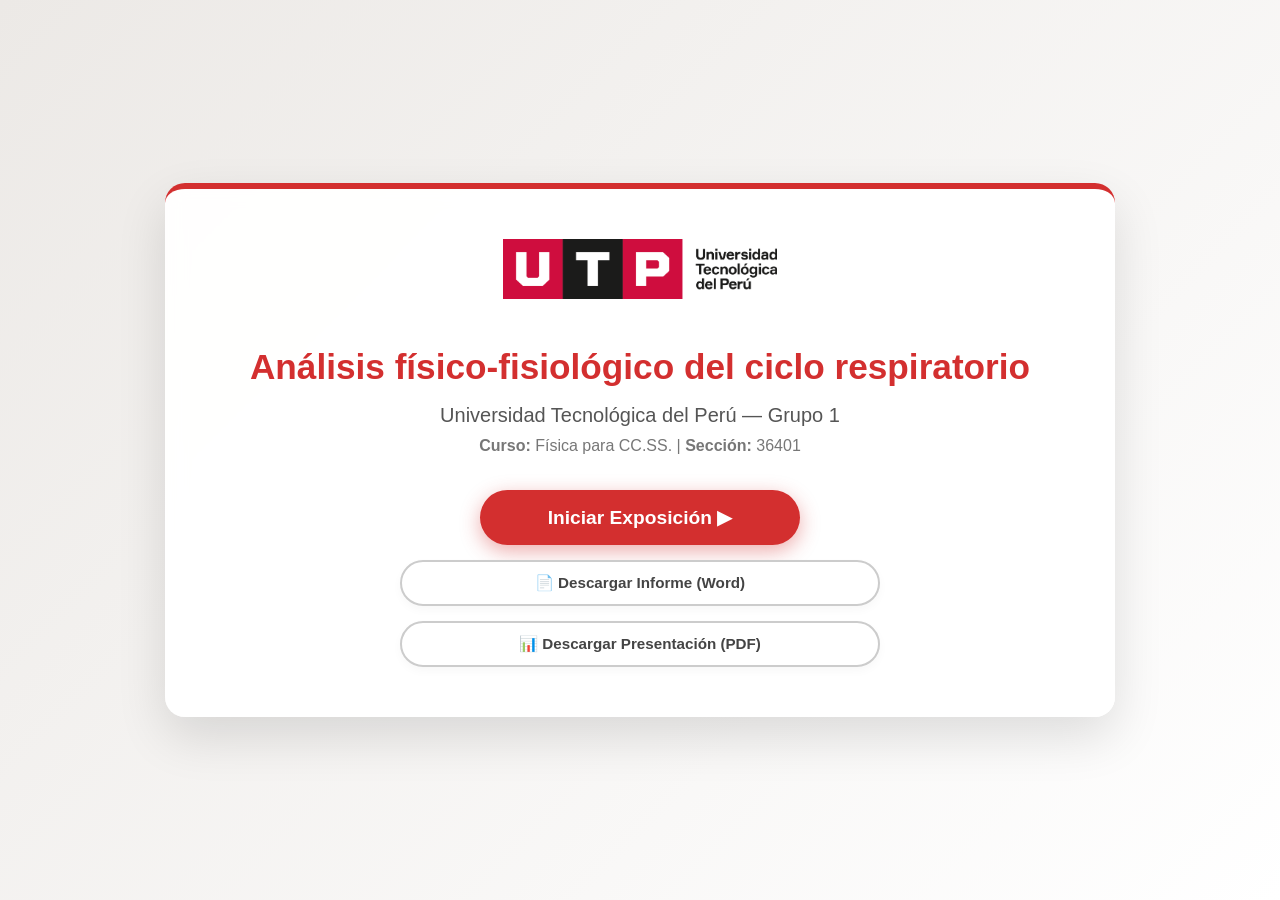
<file: index.html>
<!DOCTYPE html>
<html lang="es">
<head>
    <meta charset="UTF-8">
    <meta name="viewport" content="width=device-width, initial-scale=1.0">
    <title>Análisis físico-fisiológico del ciclo respiratorio - UTP</title>
    <!-- Conexión a tu archivo de estilos global -->
    <link rel="stylesheet" href="styles.css">
    <style>
        /* Estilos específicos y exclusivos para la Portada Principal */
        .portada-principal {
            background: rgba(255, 255, 255, 0.95);
            backdrop-filter: blur(10px);
            width: 80%;
            max-width: 850px;
            padding: 50px;
            border-radius: 20px;
            box-shadow: 0 20px 50px rgba(0,0,0,0.12);
            text-align: center;
            animation: slideUpFade 1s cubic-bezier(0.25, 0.8, 0.25, 1) forwards;
            opacity: 0;
            transform: translateY(30px);
            position: relative;
            border-top: 6px solid #d32f2f;
        }
        .logo-utp-portada {
            height: 60px;
            object-fit: contain;
            margin-bottom: 20px;
            animation: fadeIn 1s ease forwards 0.2s;
            opacity: 0;
        }
        .portada-principal h1 {
            color: #d32f2f;
            font-size: 2.2em;
            margin-bottom: 15px;
            border: none;
            padding: 0;
            animation: fadeInDown 1.2s ease forwards 0.4s;
            opacity: 0;
        }
        .portada-principal h2 {
            color: #555;
            font-size: 1.25em;
            font-weight: 500;
            margin-bottom: 10px;
            animation: fadeIn 1.2s ease forwards 0.6s;
            opacity: 0;
        }
        .portada-principal .curso-info {
            color: #777;
            font-size: 1em;
            margin-bottom: 35px;
            animation: fadeIn 1.2s ease forwards 0.8s;
            opacity: 0;
        }
        
        /* Contenedor de botones de acción en la portada */
        .contenedor-acciones {
            display: flex;
            flex-direction: column;
            gap: 15px;
            align-items: center;
            animation: fadeIn 1s forwards 1s;
            opacity: 0;
        }

        .btn-comenzar {
            background-color: #d32f2f;
            color: white;
            padding: 16px 40px;
            text-decoration: none;
            font-size: 1.2em;
            font-weight: bold;
            border-radius: 40px;
            box-shadow: 0 6px 20px rgba(211, 47, 47, 0.4);
            display: inline-block;
            transition: all 0.3s ease;
            width: 100%;
            max-width: 320px;
            box-sizing: border-box;
        }
        .btn-comenzar:hover {
            background-color: #b71c1c;
            transform: scale(1.04);
            box-shadow: 0 10px 25px rgba(211, 47, 47, 0.6);
        }

        /* Grupo de botones secundarios para descargas */
        .grupo-descargas {
            display: flex;
            gap: 15px;
            width: 100%;
            max-width: 480px;
            justify-content: center;
            flex-wrap: wrap;
        }

        .btn-descargar {
            background-color: #fff;
            color: #444;
            border: 2px solid #ccc;
            padding: 12px 20px;
            text-decoration: none;
            font-size: 0.95em;
            font-weight: bold;
            border-radius: 30px;
            display: inline-flex;
            align-items: center;
            justify-content: center;
            gap: 8px;
            transition: all 0.3s ease;
            flex: 1;
            min-width: 200px;
            box-shadow: 0 4px 10px rgba(0,0,0,0.03);
        }

        .btn-descargar.word:hover {
            border-color: #2b579a;
            color: #2b579a;
            background-color: #f0f4f8;
            transform: translateY(-2px);
        }

        .btn-descargar.pdf:hover {
            border-color: #d32f2f;
            color: #d32f2f;
            background-color: #fdf2f2;
            transform: translateY(-2px);
        }
    </style>
</head>
<body>
    <div class="portada-principal">
        <!-- Logo institucional UTP -->
        <img src="img/logo-01.png" alt="Logo UTP" class="logo-utp-portada">
        
        <h1>Análisis físico-fisiológico del ciclo respiratorio</h1>
        <h2>Universidad Tecnológica del Perú — Grupo 1</h2>
        <div class="curso-info">
            <strong>Curso:</strong> Física para CC.SS. | <strong>Sección:</strong> 36401
        </div>

        <!-- Botones de Acción -->
        <div class="contenedor-acciones">
            <!-- Botón principal para iniciar -->
            <a href="01_hans.html" class="btn-comenzar">Iniciar Exposición ▶</a>

            <!-- Botones de descarga de documentos -->
            <div class="grupo-descargas">
                <a href="archivos/informe.docx" download class="btn-descargar word">
                    📄 Descargar Informe (Word)
                </a>
                <a href="archivos/presentacion.pdf" download class="btn-descargar pdf">
                    📊 Descargar Presentación (PDF)
                </a>
            </div>
        </div>
    </div>
</body>
</html>
</file>
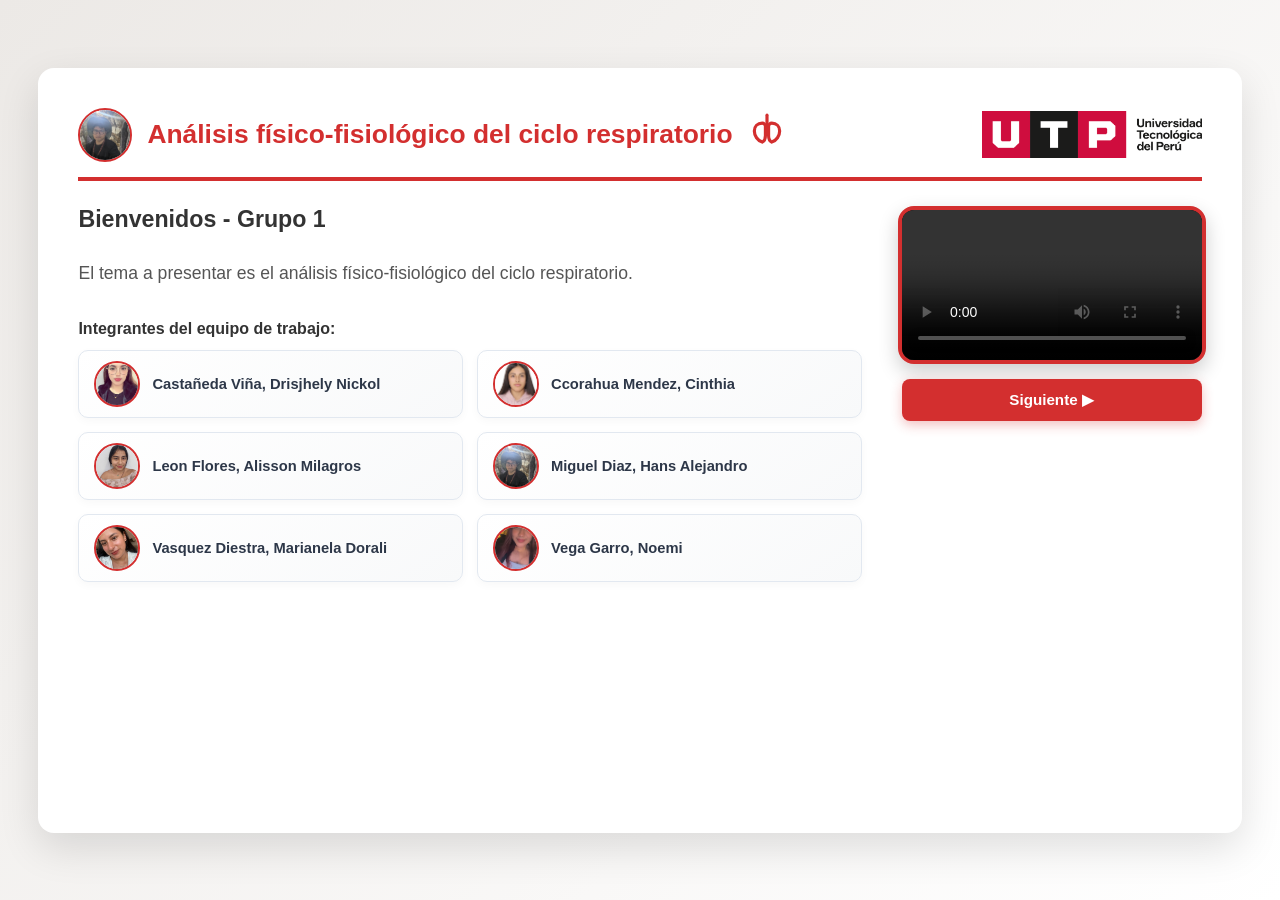
<file: 01_hans.html>
<!DOCTYPE html>
<html lang="es">
<head>
    <meta charset="UTF-8">
    <meta name="viewport" content="width=device-width, initial-scale=1.0">
    <title>Presentación 1 - Bienvenida</title>
    <!-- Conexión al archivo principal de estilos -->
    <link rel="stylesheet" href="styles.css">
    <style>
        /* --- ANIMACIONES PERSONALIZADAS EN CASCADA --- */
        @keyframes tarjetaEntrada {
            0% { opacity: 0; transform: translateY(25px); }
            100% { opacity: 1; transform: translateY(0); }
        }

        /* Animación de respiración rítmica para el pulmón SVG */
        @keyframes respiracionPulmon {
            0% { transform: scale(1); filter: drop-shadow(0 0 2px rgba(211, 47, 47, 0.3)); }
            50% { transform: scale(1.15); filter: drop-shadow(0 0 8px rgba(211, 47, 47, 0.7)); }
            100% { transform: scale(1); filter: drop-shadow(0 0 2px rgba(211, 47, 47, 0.3)); }
        }

        .bienvenida-animada-1 { animation: tarjetaEntrada 0.6s ease forwards 0.2s; opacity: 0; }
        .bienvenida-animada-2 { animation: tarjetaEntrada 0.6s ease forwards 0.3s; opacity: 0; }
        .bienvenida-animada-3 { animation: tarjetaEntrada 0.6s ease forwards 0.4s; opacity: 0; }
        
        /* Cascada para las tarjetas de los integrantes */
        .integrante-1 { animation: tarjetaEntrada 0.5s ease forwards 0.5s; opacity: 0; }
        .integrante-2 { animation: tarjetaEntrada 0.5s ease forwards 0.6s; opacity: 0; }
        .integrante-3 { animation: tarjetaEntrada 0.5s ease forwards 0.7s; opacity: 0; }
        .integrante-4 { animation: tarjetaEntrada 0.5s ease forwards 0.8s; opacity: 0; }
        .integrante-5 { animation: tarjetaEntrada 0.5s ease forwards 0.9s; opacity: 0; }
        .integrante-6 { animation: tarjetaEntrada 0.5s ease forwards 1.0s; opacity: 0; }

        /* Clase aplicada al icono del pulmón para que "respire" */
        .pulmon-vectorial-animado {
            display: inline-block;
            animation: respiracionPulmon 3.5s ease-in-out infinite;
            transform-origin: center;
            vertical-align: middle;
        }

        /* Efecto hover interactivo en las tarjetas de los integrantes */
        .tarjeta-integrante {
            display: flex;
            align-items: center;
            background: linear-gradient(145deg, #ffffff, #f8f9fa);
            padding: 10px 15px;
            border-radius: 10px;
            border: 1px solid #e2e8f0;
            box-shadow: 0 3px 10px rgba(0,0,0,0.03);
            transition: all 0.3s cubic-bezier(0.25, 0.8, 0.25, 1);
        }
        
        .tarjeta-integrante:hover {
            transform: translateY(-4px);
            box-shadow: 0 8px 20px rgba(0,0,0,0.1);
            border-color: #d32f2f;
        }
    </style>
</head>
<body>
    <div class="diapositiva">
        <!-- Encabezado con Logo UTP y Título con el Pulmón Animado -->
        <div style="display: flex; justify-content: space-between; align-items: center; border-bottom: 4px solid #d32f2f; padding-bottom: 15px; margin-bottom: 25px; flex-wrap: wrap; gap: 15px;">
            <h1 style="margin: 0; border: none; padding: 0; display: flex; align-items: center; gap: 15px; font-size: 1.65em; color: #d32f2f;">
                <img src="img/hans.jpg" alt="Hans" class="avatar-titulo">
                Análisis físico-fisiológico del ciclo respiratorio
                
                <!-- Pulmón Vectorial Animado (Diseño Propio) -->
                <span class="pulmon-vectorial-animado" title="Pulmón en ciclo respiratorio">
                    <svg width="38" height="38" viewBox="0 0 24 24" fill="none" stroke="#d32f2f" stroke-width="2" stroke-linecap="round" stroke-linejoin="round">
                        <path d="M12 2v6"></path>
                        <path d="M9 7c-3 0-5 2-5 5 0 3 2 6 5 7 1-.5 2-2 2-4V9c0-1.1-.9-2-2-2z"></path>
                        <path d="M15 7c3 0 5 2 5 5 0 3-2 6-5 7-1-.5-2-2-2-4V9c0-1.1.9-2 2-2z"></path>
                    </svg>
                </span>
            </h1>
            <img src="img/logo-01.png" alt="Logo UTP" style="height: 48px; object-fit: contain;">
        </div>
        
        <!-- Layout Maestro de PC (Contenido izq / Video y botones der) -->
        <div class="layout-pc-maestro">
            
            <!-- Columna Izquierda: Bienvenida e Integrantes -->
            <div class="columna-contenido-principal">
                <h2 class="bienvenida-animada-1" style="color: #333; margin-top: 0; font-size: 1.45em; margin-bottom: 10px;">
                    Bienvenidos - Grupo 1
                </h2>
                <p class="bienvenida-animada-2" style="font-size: 1.1em; color: #555; margin-bottom: 18px; line-height: 1.5;">El tema a presentar es el análisis físico-fisiológico del ciclo respiratorio.</p>
                <p class="bienvenida-animada-3" style="font-size: 1em; font-weight: bold; color: #333; margin-bottom: 12px;">Integrantes del equipo de trabajo:</p>
                
                <!-- Cuadrícula de integrantes con animaciones escalonadas -->
                <div style="display: grid; grid-template-columns: repeat(2, 1fr); gap: 14px;">
                    
                    <div class="tarjeta-integrante integrante-1">
                        <img src="img/nickol.jpg" alt="Nickol" style="width: 42px; height: 42px; border-radius: 50%; object-fit: cover; margin-right: 12px; border: 2px solid #d32f2f;">
                        <span style="font-size: 0.92em; font-weight: 600; color: #2d3748;">Castañeda Viña, Drisjhely Nickol</span>
                    </div>

                    <div class="tarjeta-integrante integrante-2">
                        <img src="img/cinthia.jpg" alt="Cinthia" style="width: 42px; height: 42px; border-radius: 50%; object-fit: cover; margin-right: 12px; border: 2px solid #d32f2f;">
                        <span style="font-size: 0.92em; font-weight: 600; color: #2d3748;">Ccorahua Mendez, Cinthia</span>
                    </div>

                    <div class="tarjeta-integrante integrante-3">
                        <img src="img/alisson.jpg" alt="Alisson" style="width: 42px; height: 42px; border-radius: 50%; object-fit: cover; margin-right: 12px; border: 2px solid #d32f2f;">
                        <span style="font-size: 0.92em; font-weight: 600; color: #2d3748;">Leon Flores, Alisson Milagros</span>
                    </div>

                    <div class="tarjeta-integrante integrante-4">
                        <img src="img/hans.jpg" alt="Hans" style="width: 42px; height: 42px; border-radius: 50%; object-fit: cover; margin-right: 12px; border: 2px solid #d32f2f;">
                        <span style="font-size: 0.92em; font-weight: 600; color: #2d3748;">Miguel Diaz, Hans Alejandro</span>
                    </div>

                    <div class="tarjeta-integrante integrante-5">
                        <img src="img/marianela.jpg" alt="Marianela" style="width: 42px; height: 42px; border-radius: 50%; object-fit: cover; margin-right: 12px; border: 2px solid #d32f2f;">
                        <span style="font-size: 0.92em; font-weight: 600; color: #2d3748;">Vasquez Diestra, Marianela Dorali</span>
                    </div>

                    <div class="tarjeta-integrante integrante-6">
                        <img src="img/noemi.jpg" alt="Noemi" style="width: 42px; height: 42px; border-radius: 50%; object-fit: cover; margin-right: 12px; border: 2px solid #d32f2f;">
                        <span style="font-size: 0.92em; font-weight: 600; color: #2d3748;">Vega Garro, Noemi</span>
                    </div>

                </div>
            </div>

            <!-- Columna Derecha: Video Lateral y Botón Siguiente -->
            <div class="columna-video-lateral">
                <video id="videoExpositor" class="video-expositor" autoplay controls>
                    <source src="videos/01_hans.mp4" type="video/mp4">
                </video>
                <div class="contenedor-botones">
                    <a href="02_alisson.html" class="nav-btn">Siguiente ▶</a>
                </div>
            </div>

        </div>
    </div>

    <script>
        document.addEventListener("DOMContentLoaded", function() {
            var video = document.getElementById("videoExpositor");
            
            // Configurar volumen al máximo (100%)
            video.volume = 1.0;

            // Cuando el video termine de reproducirse, pasa automáticamente a la siguiente página
            video.addEventListener("ended", function() {
                window.location.href = "02_alisson.html";
            });
        });
    </script>
</body>
</html>
</file>
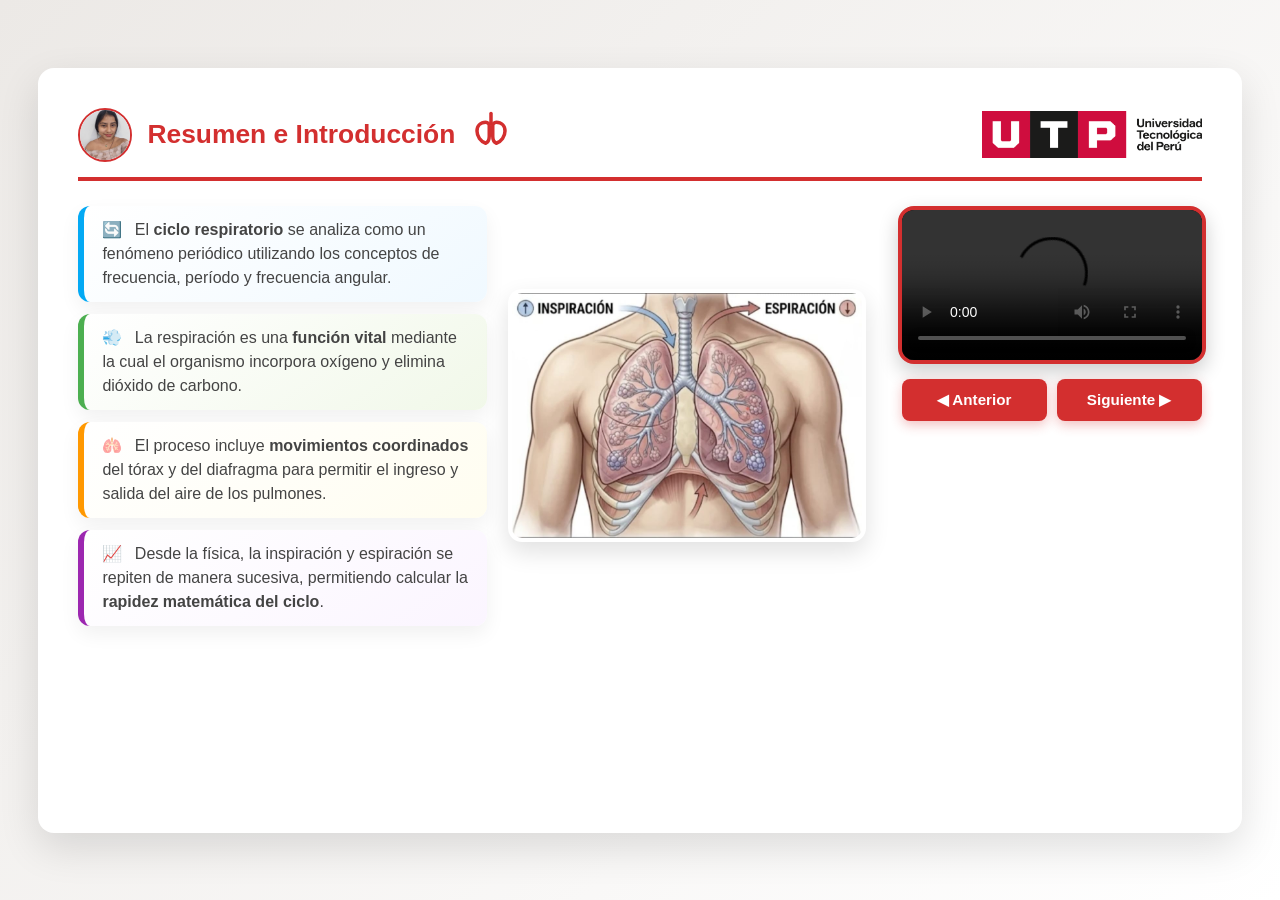
<file: 02_alisson.html>
<!DOCTYPE html>
<html lang="es">
<head>
    <meta charset="UTF-8">
    <meta name="viewport" content="width=device-width, initial-scale=1.0">
    <title>Presentación 2 - Alisson</title>
    <!-- Conexión al archivo principal de estilos y animaciones -->
    <link rel="stylesheet" href="styles.css">
    <style>
        /* --- ESTILOS PARA ALINEACIÓN EN PC --- */
        @media (min-width: 901px) {
            .pc-row { flex-direction: row !important; }
        }

        /* --- ANIMACIONES PERSONALIZADAS --- */
        @keyframes tarjetaEntrada {
            0% { opacity: 0; transform: translateY(25px); }
            100% { opacity: 1; transform: translateY(0); }
        }

        @keyframes imagenZoomIn {
            0% { opacity: 0; transform: scale(0.95); }
            100% { opacity: 1; transform: scale(1); }
        }

        /* Animación de respiración rítmica para el pulmón SVG */
        @keyframes respiracionPulmon {
            0% { transform: scale(1); filter: drop-shadow(0 0 2px rgba(211, 47, 47, 0.3)); }
            50% { transform: scale(1.15); filter: drop-shadow(0 0 8px rgba(211, 47, 47, 0.7)); }
            100% { transform: scale(1); filter: drop-shadow(0 0 2px rgba(211, 47, 47, 0.3)); }
        }

        @keyframes flotarIcono {
            0% { transform: translateY(0px); opacity: 0.7; }
            50% { transform: translateY(-6px); opacity: 1; }
            100% { transform: translateY(0px); opacity: 0.7; }
        }

        /* Aplicar animación en cascada secuencial a las tarjetas */
        .tarjeta-animada-1 { animation: tarjetaEntrada 0.6s ease forwards 0.2s; opacity: 0; }
        .tarjeta-animada-2 { animation: tarjetaEntrada 0.6s ease forwards 0.4s; opacity: 0; }
        .tarjeta-animada-3 { animation: tarjetaEntrada 0.6s ease forwards 0.6s; opacity: 0; }
        .tarjeta-animada-4 { animation: tarjetaEntrada 0.6s ease forwards 0.8s; opacity: 0; }

        .imagen-animada {
            animation: imagenZoomIn 0.8s cubic-bezier(0.25, 0.8, 0.25, 1) forwards 0.5s;
            opacity: 0;
        }

        /* Clase aplicada al gráfico SVG del pulmón para que "respire" */
        .pulmon-vectorial-animado {
            display: inline-block;
            animation: respiracionPulmon 3.5s ease-in-out infinite;
            transform-origin: center;
        }

        .icono-flotante {
            display: inline-block;
            animation: flotarIcono 3s ease-in-out infinite;
            margin-right: 8px;
        }

        .tarjeta-texto:hover {
            transform: translateX(8px);
            box-shadow: 0 10px 25px rgba(0,0,0,0.1);
            transition: all 0.3s ease;
        }
    </style>
</head>
<body>
    <div class="diapositiva">
        <!-- Encabezado con el Logo de la UTP y el título con el pulmón animado real -->
        <div style="display: flex; justify-content: space-between; align-items: center; border-bottom: 4px solid #d32f2f; padding-bottom: 15px; margin-bottom: 25px; flex-wrap: wrap; gap: 15px;">
            <h1 style="margin: 0; border: none; padding: 0; display: flex; align-items: center; gap: 15px; font-size: 1.65em; color: #d32f2f;">
                <img src="img/alisson.jpg" alt="Alisson" class="avatar-titulo">
                Resumen e Introducción 
                
                <!-- Pulmón Vectorial Animado con Código (Diseño Propio que simula respiración) -->
                <span class="pulmon-vectorial-animado" title="Pulmón en ciclo respiratorio">
                    <svg width="42" height="42" viewBox="0 0 24 24" fill="none" stroke="#d32f2f" stroke-width="2" stroke-linecap="round" stroke-linejoin="round">
                        <path d="M12 2v6"></path>
                        <path d="M9 7c-3 0-5 2-5 5 0 3 2 6 5 7 1-.5 2-2 2-4V9c0-1.1-.9-2-2-2z"></path>
                        <path d="M15 7c3 0 5 2 5 5 0 3-2 6-5 7-1-.5-2-2-2-4V9c0-1.1.9-2 2-2z"></path>
                    </svg>
                </span>
            </h1>
            
            <!-- Logo de la UTP -->
            <img src="img/logo-01.png" alt="Logo UTP" style="height: 48px; object-fit: contain;">
        </div>
        
        <!-- Layout Maestro de PC -->
        <div class="layout-pc-maestro">
            
            <!-- Columna Izquierda: Tarjetas de texto y la imagen de los pulmones -->
            <div class="columna-contenido-principal pc-row" style="display: flex; flex-direction: column; gap: 25px; align-items: center;">
                
                <!-- Tarjetas de conceptos -->
                <div style="flex: 1; width: 100%; display: flex; flex-direction: column; gap: 12px;">
                    <div class="tarjeta-texto tarjeta-animada-1" style="padding: 12px 18px; font-size: 1em; border-left-color: #03a9f4; background: linear-gradient(145deg, #ffffff, #f0f9ff);">
                        <span class="icono-flotante">🔄</span> El <strong>ciclo respiratorio</strong> se analiza como un fenómeno periódico utilizando los conceptos de frecuencia, período y frecuencia angular.
                    </div>
                    <div class="tarjeta-texto tarjeta-animada-2" style="padding: 12px 18px; font-size: 1em; border-left-color: #4caf50; background: linear-gradient(145deg, #ffffff, #f1f8e9);">
                        <span class="icono-flotante">💨</span> La respiración es una <strong>función vital</strong> mediante la cual el organismo incorpora oxígeno y elimina dióxido de carbono.
                    </div>
                    <div class="tarjeta-texto tarjeta-animada-3" style="padding: 12px 18px; font-size: 1em; border-left-color: #ff9800; background: linear-gradient(145deg, #ffffff, #fffdf0);">
                        <span class="icono-flotante">🫁</span> El proceso incluye <strong>movimientos coordinados</strong> del tórax y del diafragma para permitir el ingreso y salida del aire de los pulmones.
                    </div>
                    <div class="tarjeta-texto tarjeta-animada-4" style="padding: 12px 18px; font-size: 1em; border-left-color: #9c27b0; background: linear-gradient(145deg, #ffffff, #fbf5ff);">
                        <span class="icono-flotante">📈</span> Desde la física, la inspiración y espiración se repiten de manera sucesiva, permitiendo calcular la <strong>rapidez matemática del ciclo</strong>.
                    </div>
                </div>

                <!-- Imagen ilustrativa -->
                <div class="imagen-animada" style="width: 100%; max-width: 350px; display: flex; align-items: center; justify-content: center;">
                    <img src="img/pulmones.jpg" alt="Ciclo Respiratorio" style="width: 100%; max-height: 310px; border-radius: 14px; box-shadow: 0 10px 25px rgba(0,0,0,0.12); border: 4px solid white; object-fit: contain; background: #fff;">
                </div>

            </div>

            <!-- Columna Derecha: Video Lateral y Botones de Navegación -->
            <div class="columna-video-lateral">
                <video id="videoExpositor" class="video-expositor" autoplay controls>
                    <source src="videos/02_alisson.mp4" type="video/mp4">
                </video>
                <div class="contenedor-botones">
                    <a href="01_hans.html" class="nav-btn">◀ Anterior</a>
                    <a href="03_nickol.html" class="nav-btn">Siguiente ▶</a>
                </div>
            </div>

        </div>
    </div>

    <script>
        document.addEventListener("DOMContentLoaded", function() {
            var video = document.getElementById("videoExpositor");
            video.volume = 0.5;
            video.addEventListener("ended", function() {
                window.location.href = "03_nickol.html";
            });
        });
    </script>
</body>
</html>
</file>
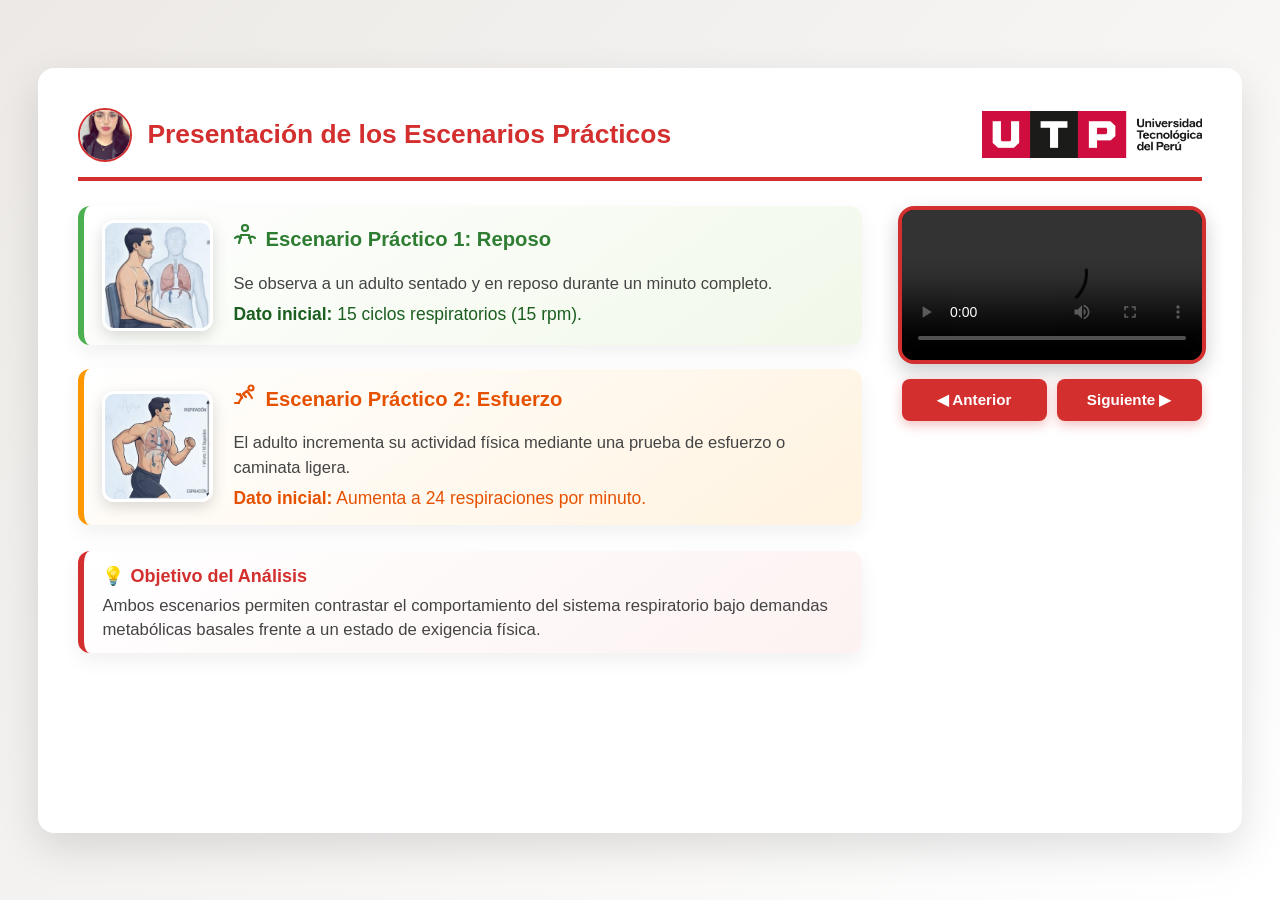
<file: 03_nickol.html>
<!DOCTYPE html>
<html lang="es">
<head>
    <meta charset="UTF-8">
    <meta name="viewport" content="width=device-width, initial-scale=1.0">
    <title>Presentación 3 - Nickol</title>
    <link rel="stylesheet" href="styles.css">
    <style>
        /* --- ANIMACIONES PERSONALIZADAS --- */
        @keyframes tarjetaEntrada {
            0% { opacity: 0; transform: translateY(25px); }
            100% { opacity: 1; transform: translateY(0); }
        }

        @keyframes pulsoReposo {
            0% { transform: scale(1); opacity: 0.85; }
            50% { transform: scale(1.06); opacity: 1; filter: drop-shadow(0 0 6px rgba(76, 175, 80, 0.4)); }
            100% { transform: scale(1); opacity: 0.85; }
        }

        @keyframes troteEsfuerzo {
            0% { transform: translateX(0px); }
            50% { transform: translateX(6px); }
            100% { transform: translateX(0px); }
        }

        @keyframes flotarIcono {
            0% { transform: translateY(0px); opacity: 0.8; }
            50% { transform: translateY(-6px); opacity: 1; }
            100% { transform: translateY(0px); opacity: 0.8; }
        }

        /* Cascada de entrada para las tarjetas y el bloque inferior */
        .escenario-animado-1 { animation: tarjetaEntrada 0.6s ease forwards 0.2s; opacity: 0; }
        .escenario-animado-2 { animation: tarjetaEntrada 0.6s ease forwards 0.4s; opacity: 0; }
        .escenario-animado-3 { animation: tarjetaEntrada 0.6s ease forwards 0.6s; opacity: 0; }

        .vector-reposo {
            display: inline-block;
            animation: pulsoReposo 3s ease-in-out infinite;
            vertical-align: middle;
        }

        .vector-movimiento {
            display: inline-block;
            animation: troteEsfuerzo 0.8s ease-in-out infinite alternate;
            vertical-align: middle;
        }

        .icono-flotante {
            display: inline-block;
            animation: flotarIcono 3s ease-in-out infinite;
        }

        .tarjeta-escenario {
            display: flex;
            align-items: center;
            gap: 20px;
            padding: 14px 18px;
            margin-bottom: 12px;
            transition: all 0.3s ease;
        }

        .tarjeta-escenario:hover {
            transform: translateX(8px);
            box-shadow: 0 12px 30px rgba(0,0,0,0.1);
        }

        .img-escenario {
            width: 105px;
            height: 105px;
            object-fit: cover;
            object-position: top;
            border-radius: 12px;
            box-shadow: 0 5px 15px rgba(0,0,0,0.15);
            border: 3px solid white;
            transition: transform 0.4s ease, box-shadow 0.4s ease;
        }

        .tarjeta-escenario:hover .img-escenario {
            transform: scale(1.06) rotate(-2deg);
            box-shadow: 0 8px 20px rgba(0,0,0,0.25);
        }
    </style>
</head>
<body>
    <div class="diapositiva">
        <!-- Encabezado -->
        <div style="display: flex; justify-content: space-between; align-items: center; border-bottom: 4px solid #d32f2f; padding-bottom: 15px; margin-bottom: 25px; flex-wrap: wrap; gap: 15px;">
            <h1 style="margin: 0; border: none; padding: 0; display: flex; align-items: center; gap: 15px; font-size: 1.65em; color: #d32f2f;">
                <img src="img/nickol.jpg" alt="Nickol" class="avatar-titulo">
                Presentación de los Escenarios Prácticos
            </h1>
            <img src="img/logo-01.png" alt="Logo UTP" style="height: 48px; object-fit: contain;">
        </div>
        
        <!-- Layout Maestro de PC -->
        <div class="layout-pc-maestro">
            <!-- Columna Izquierda: Tarjetas de Escenarios + Tarjeta Inferior de Relleno -->
            <div class="columna-contenido-principal" style="display: flex; flex-direction: column; gap: 12px;">
                
                <!-- Escenario 1: Reposo -->
                <div class="tarjeta-texto tarjeta-escenario escenario-animado-1" style="border-left-color: #4CAF50; background: linear-gradient(145deg, #ffffff, #f1f8e9);">
                    <img src="img/image_4f3f51.jpg" alt="Adulto en reposo" class="img-escenario">
                    <div style="flex: 1;">
                        <h2 style="margin-top: 0; margin-bottom: 4px; color: #2e7d32; font-size: 1.1em; display: flex; align-items: center; gap: 8px;">
                            <span class="vector-reposo" title="En Reposo">
                                <svg width="24" height="24" viewBox="0 0 24 24" fill="none" stroke="#2e7d32" stroke-width="2.2" stroke-linecap="round" stroke-linejoin="round">
                                    <circle cx="12" cy="5" r="3"></circle>
                                    <path d="M6 20l2-8h8l2 8"></path>
                                    <path d="M10 12h4"></path>
                                    <path d="M2 15c2-2 4-2 6 0"></path>
                                    <path d="M16 15c2-2 4-2 6 0"></path>
                                </svg>
                            </span>
                            Escenario Práctico 1: Reposo
                        </h2>
                        <p style="margin-bottom: 4px; font-size: 0.9em; color: #444;">Se observa a un adulto sentado y en reposo durante un minuto completo.</p>
                        <p style="margin: 0; font-size: 0.95em; color: #1b5e20;"><strong>Dato inicial:</strong> 15 ciclos respiratorios (15 rpm).</p>
                    </div>
                </div>

                <!-- Escenario 2: Esfuerzo -->
                <div class="tarjeta-texto tarjeta-escenario escenario-animado-2" style="border-left-color: #ff9800; background: linear-gradient(145deg, #ffffff, #fff3e0);">
                    <img src="img/image_4f3f16.jpg" alt="Adulto en esfuerzo" class="img-escenario">
                    <div style="flex: 1;">
                        <h2 style="margin-top: 0; margin-bottom: 4px; color: #e65100; font-size: 1.1em; display: flex; align-items: center; gap: 8px;">
                            <span class="vector-movimiento" title="En Movimiento / Esfuerzo">
                                <svg width="24" height="24" viewBox="0 0 24 24" fill="none" stroke="#e65100" stroke-width="2.2" stroke-linecap="round" stroke-linejoin="round">
                                    <circle cx="18" cy="5" r="2.5"></circle>
                                    <path d="M6 19l3-5-2-3"></path>
                                    <path d="M13 14l-3-3 4-3 3 4 2 3"></path>
                                    <path d="M4 11l3 1 2 3"></path>
                                    <path d="M2 20h4"></path>
                                </svg>
                            </span>
                            Escenario Práctico 2: Esfuerzo
                        </h2>
                        <p style="margin-bottom: 4px; font-size: 0.9em; color: #444;">El adulto incrementa su actividad física mediante una prueba de esfuerzo o caminata ligera.</p>
                        <p style="margin: 0; font-size: 0.95em; color: #e65100;"><strong>Dato inicial:</strong> Aumenta a 24 respiraciones por minuto.</p>
                    </div>
                </div>

                <!-- Tarjeta Inferior de Relleno (Aprovecha el espacio en blanco y da contexto físico) -->
                <div class="tarjeta-texto escenario-animado-3" style="border-left-color: #d32f2f; background: linear-gradient(145deg, #ffffff, #fdf2f2); padding: 12px 18px; margin-top: 2px;">
                    <h4 style="margin: 0 0 4px 0; color: #d32f2f; font-size: 0.98em; display: flex; align-items: center; gap: 8px;">
                        <span>💡 Objetivo del Análisis</span>
                    </h4>
                    <p style="margin: 0; font-size: 0.91em; color: #444; line-height: 1.4;">
                        Ambos escenarios permiten contrastar el comportamiento del sistema respiratorio bajo demandas metabólicas basales frente a un estado de exigencia física.
                    </p>
                </div>

            </div>

            <!-- Columna Derecha: Video y Navegación lateral -->
            <div class="columna-video-lateral">
                <video id="videoExpositor" class="video-expositor" autoplay controls>
                    <source src="videos/03_nickol.mp4" type="video/mp4">
                </video>
                <div class="contenedor-botones">
                    <a href="02_alisson.html" class="nav-btn">◀ Anterior</a>
                    <a href="04_alisson.html" class="nav-btn">Siguiente ▶</a>
                </div>
            </div>
        </div>
    </div>

    <script>
        document.addEventListener("DOMContentLoaded", function() {
            var video = document.getElementById("videoExpositor");
            video.volume = 1.0;
            video.addEventListener("ended", function() {
                window.location.href = "04_alisson.html";
            });
        });
    </script>
</body>
</html>
</file>
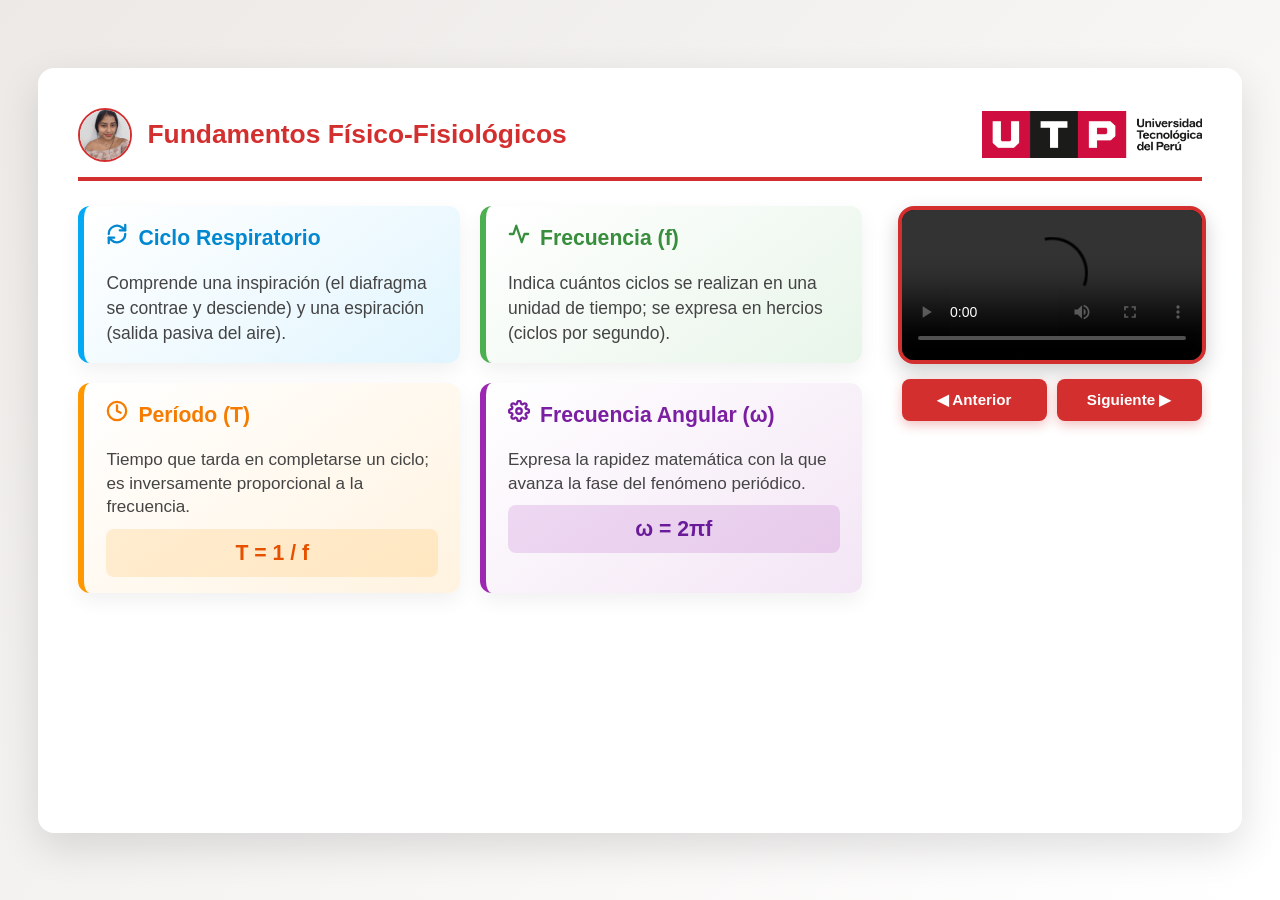
<file: 04_alisson.html>
<!DOCTYPE html>
<html lang="es">
<head>
    <meta charset="UTF-8">
    <meta name="viewport" content="width=device-width, initial-scale=1.0">
    <title>Presentación 4 - Alisson</title>
    <!-- Conexión al archivo principal de animaciones y estilos -->
    <link rel="stylesheet" href="styles.css">
    <style>
        /* --- ANIMACIONES PERSONALIZADAS EN CASCADA --- */
        @keyframes tarjetaEntrada {
            0% { opacity: 0; transform: translateY(25px); }
            100% { opacity: 1; transform: translateY(0); }
        }

        /* Animaciones suaves para los iconos vectoriales */
        @keyframes pulsoLento {
            0% { transform: scale(1); }
            50% { transform: scale(1.08); filter: drop-shadow(0 0 5px rgba(3, 169, 244, 0.4)); }
            100% { transform: scale(1); }
        }

        @keyframes giroSuave {
            0% { transform: rotate(0deg); }
            50% { transform: rotate(15deg); }
            100% { transform: rotate(0deg); }
        }

        .tarjeta-grid-1 { animation: tarjetaEntrada 0.6s ease forwards 0.2s; opacity: 0; }
        .tarjeta-grid-2 { animation: tarjetaEntrada 0.6s ease forwards 0.4s; opacity: 0; }
        .tarjeta-grid-3 { animation: tarjetaEntrada 0.6s ease forwards 0.6s; opacity: 0; }
        .tarjeta-grid-4 { animation: tarjetaEntrada 0.6s ease forwards 0.8s; opacity: 0; }

        /* Clases de animación para los iconos */
        .vector-ciclo { display: inline-block; animation: giroSuave 4s ease-in-out infinite; vertical-align: middle; }
        .vector-latido { display: inline-block; animation: pulsoLento 2s ease-in-out infinite; vertical-align: middle; }

        /* Efecto hover interactivo para las tarjetas */
        .tarjeta-texto {
            transition: all 0.3s cubic-bezier(0.25, 0.8, 0.25, 1);
        }
        .tarjeta-texto:hover {
            transform: translateY(-5px);
            box-shadow: 0 12px 30px rgba(0,0,0,0.12);
        }

        /* Estilo responsivo para la cuadrícula en móviles */
        @media (max-width: 768px) {
            .grid-fundamentos {
                grid-template-columns: 1fr !important;
            }
        }
    </style>
</head>
<body>
    <div class="diapositiva">
        <!-- Encabezado con el Logo de la UTP y el título personalizado con el avatar de Alisson -->
        <div style="display: flex; justify-content: space-between; align-items: center; border-bottom: 4px solid #d32f2f; padding-bottom: 15px; margin-bottom: 25px; flex-wrap: wrap; gap: 15px;">
            <h1 style="margin: 0; border: none; padding: 0; display: flex; align-items: center; gap: 15px; font-size: 1.65em; color: #d32f2f;">
                <img src="img/alisson.jpg" alt="Alisson" class="avatar-titulo">
                Fundamentos Físico-Fisiológicos
            </h1>
            <!-- Logo de la UTP sin fondo ubicado en la esquina superior derecha -->
            <img src="img/logo-01.png" alt="Logo UTP" style="height: 48px; object-fit: contain;">
        </div>
        
        <!-- Layout Maestro de PC (Contenido izq / Video y botones der) -->
        <div class="layout-pc-maestro">
            
            <!-- Columna Izquierda: Cuadrícula 2x2 optimizada con iconos vectoriales -->
            <div class="columna-contenido-principal">
                <div class="grid-fundamentos" style="display: grid; grid-template-columns: repeat(2, 1fr); gap: 20px; width: 100%;">
                    
                    <!-- Tarjeta 1: Ciclo Respiratorio -->
                    <div class="tarjeta-texto tarjeta-grid-1" style="border-left-color: #03a9f4; background: linear-gradient(145deg, #ffffff, #e1f5fe); padding: 16px 22px;">
                        <h3 style="margin-top: 0; margin-bottom: 8px; color: #0288d1; display: flex; align-items: center; gap: 10px; font-size: 1.15em;">
                            <span class="vector-ciclo">
                                <svg width="22" height="22" viewBox="0 0 24 24" fill="none" stroke="#0288d1" stroke-width="2.5" stroke-linecap="round" stroke-linejoin="round"><path d="M21 2v6h-6"></path><path d="M3 12a9 9 0 0 1 15-6.7L21 8"></path><path d="M3 22v-6h6"></path><path d="M21 12a9 9 0 0 1-15 6.7L3 16"></path></svg>
                            </span>
                            Ciclo Respiratorio
                        </h3>
                        <p style="font-size: 0.95em; margin-bottom: 0; line-height: 1.45; color: #444;">Comprende una inspiración (el diafragma se contrae y desciende) y una espiración (salida pasiva del aire).</p>
                    </div>

                    <!-- Tarjeta 2: Frecuencia -->
                    <div class="tarjeta-texto tarjeta-grid-2" style="border-left-color: #4caf50; background: linear-gradient(145deg, #ffffff, #e8f5e9); padding: 16px 22px;">
                        <h3 style="margin-top: 0; margin-bottom: 8px; color: #388e3c; display: flex; align-items: center; gap: 10px; font-size: 1.15em;">
                            <span class="vector-latido">
                                <svg width="22" height="22" viewBox="0 0 24 24" fill="none" stroke="#388e3c" stroke-width="2.5" stroke-linecap="round" stroke-linejoin="round"><polyline points="22 12 18 12 15 21 9 3 6 12 2 12"></polyline></svg>
                            </span>
                            Frecuencia (f)
                        </h3>
                        <p style="font-size: 0.95em; margin-bottom: 0; line-height: 1.45; color: #444;">Indica cuántos ciclos se realizan en una unidad de tiempo; se expresa en hercios (ciclos por segundo).</p>
                    </div>

                    <!-- Tarjeta 3: Período -->
                    <div class="tarjeta-texto tarjeta-grid-3" style="border-left-color: #ff9800; background: linear-gradient(145deg, #ffffff, #fff3e0); padding: 16px 22px;">
                        <h3 style="margin-top: 0; margin-bottom: 6px; color: #f57c00; display: flex; align-items: center; gap: 10px; font-size: 1.15em;">
                            <span class="vector-ciclo">
                                <svg width="22" height="22" viewBox="0 0 24 24" fill="none" stroke="#f57c00" stroke-width="2.5" stroke-linecap="round" stroke-linejoin="round"><circle cx="12" cy="12" r="10"></circle><polyline points="12 6 12 12 16 14"></polyline></svg>
                            </span>
                            Período (T)
                        </h3>
                        <p style="font-size: 0.93em; margin-bottom: 10px; line-height: 1.4; color: #444;">Tiempo que tarda en completarse un ciclo; es inversamente proporcional a la frecuencia.</p>
                        <div style="background: rgba(255,152,0,0.15); padding: 8px; border-radius: 8px; text-align: center; font-size: 1.15em; font-weight: bold; color: #e65100;">
                            T = 1 / f
                        </div>
                    </div>

                    <!-- Tarjeta 4: Frecuencia Angular -->
                    <div class="tarjeta-texto tarjeta-grid-4" style="border-left-color: #9c27b0; background: linear-gradient(145deg, #ffffff, #f3e5f5); padding: 16px 22px;">
                        <h3 style="margin-top: 0; margin-bottom: 6px; color: #7b1fa2; display: flex; align-items: center; gap: 10px; font-size: 1.15em;">
                            <span class="vector-latido">
                                <svg width="22" height="22" viewBox="0 0 24 24" fill="none" stroke="#7b1fa2" stroke-width="2.5" stroke-linecap="round" stroke-linejoin="round"><circle cx="12" cy="12" r="3"></circle><path d="M19.4 15a1.65 1.65 0 0 0 .33 1.82l.06.06a2 2 0 0 1 0 2.83 2 2 0 0 1-2.83 0l-.06-.06a1.65 1.65 0 0 0-1.82-.33 1.65 1.65 0 0 0-1 1.51V21a2 2 0 0 1-2 2 2 2 0 0 1-2-2v-.09A1.65 1.65 0 0 0 9 19.4a1.65 1.65 0 0 0-1.82.33l-.06.06a2 2 0 0 1-2.83 0 2 2 0 0 1 0-2.83l.06-.06a1.65 1.65 0 0 0 .33-1.82 1.65 1.65 0 0 0-1.51-1H3a2 2 0 0 1-2-2 2 2 0 0 1 2-2h.09A1.65 1.65 0 0 0 4.6 9a1.65 1.65 0 0 0-.33-1.82l-.06-.06a2 2 0 0 1 0-2.83 2 2 0 0 1 2.83 0l.06.06a1.65 1.65 0 0 0 1.82.33H9a1.65 1.65 0 0 0 1-1.51V3a2 2 0 0 1 2-2 2 2 0 0 1 2 2v.09a1.65 1.65 0 0 0 1 1.51 1.65 1.65 0 0 0 1.82-.33l.06-.06a2 2 0 0 1 2.83 0 2 2 0 0 1 0 2.83l-.06.06a1.65 1.65 0 0 0-.33 1.82V9a1.65 1.65 0 0 0 1.51 1H21a2 2 0 0 1 2 2 2 2 0 0 1-2 2h-.09a1.65 1.65 0 0 0-1.51 1z"></path></svg>
                            </span>
                            Frecuencia Angular (&omega;)
                        </h3>
                        <p style="font-size: 0.93em; margin-bottom: 10px; line-height: 1.4; color: #444;">Expresa la rapidez matemática con la que avanza la fase del fenómeno periódico.</p>
                        <div style="background: rgba(156,39,176,0.15); padding: 8px; border-radius: 8px; text-align: center; font-size: 1.15em; font-weight: bold; color: #6a1b9a;">
                            &omega; = 2&pi;f
                        </div>
                    </div>

                </div>
            </div>

            <!-- Columna Derecha: Video Lateral y Botones de Navegación -->
            <div class="columna-video-lateral">
                <video id="videoExpositor" class="video-expositor" autoplay controls>
                    <source src="videos/04_alisson.mp4" type="video/mp4">
                </video>
                <div class="contenedor-botones">
                    <a href="03_nickol.html" class="nav-btn">◀ Anterior</a>
                    <a href="05_marienela.html" class="nav-btn">Siguiente ▶</a>
                </div>
            </div>

        </div>
    </div>

    <script>
        document.addEventListener("DOMContentLoaded", function() {
            var video = document.getElementById("videoExpositor");
            video.volume = 0.5;
            video.addEventListener("ended", function() {
                window.location.href = "05_marienela.html";
            });
        });
    </script>
</body>
</html>
</file>
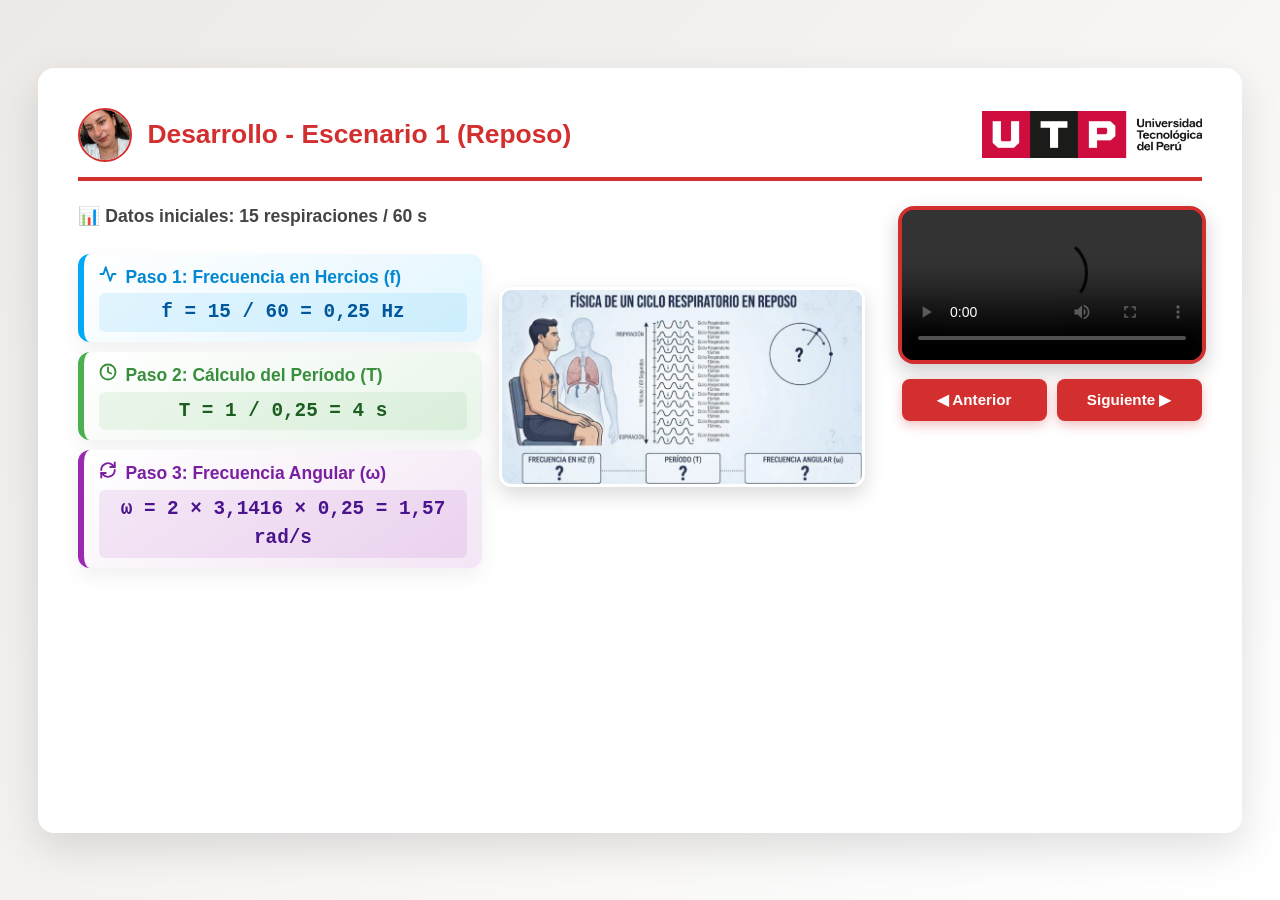
<file: 05_marienela.html>
<!DOCTYPE html>
<html lang="es">
<head>
    <meta charset="UTF-8">
    <meta name="viewport" content="width=device-width, initial-scale=1.0">
    <title>Presentación 5 - Marianela</title>
    <link rel="stylesheet" href="styles.css">
    <style>
        @media (min-width: 901px) {
            .pc-row { flex-direction: row !important; }
        }

        /* --- ANIMACIONES PERSONALIZADAS --- */
        @keyframes tarjetaEntrada {
            0% { opacity: 0; transform: translateY(25px); }
            100% { opacity: 1; transform: translateY(0); }
        }

        @keyframes pulsoSuave {
            0% { transform: scale(1); }
            50% { transform: scale(1.08); filter: drop-shadow(0 0 5px rgba(3, 169, 244, 0.4)); }
            100% { transform: scale(1); }
        }

        /* Cascada de entrada para los elementos */
        .paso-animado-1 { animation: tarjetaEntrada 0.6s ease forwards 0.2s; opacity: 0; }
        .paso-animado-2 { animation: tarjetaEntrada 0.6s ease forwards 0.4s; opacity: 0; }
        .paso-animado-3 { animation: tarjetaEntrada 0.6s ease forwards 0.6s; opacity: 0; }
        .imagen-animada { animation: tarjetaEntrada 0.8s cubic-bezier(0.25, 0.8, 0.25, 1) forwards 0.5s; opacity: 0; }

        /* Icono con animación sutil */
        .vector-icono {
            display: inline-block;
            animation: pulsoSuave 2.5s ease-in-out infinite;
            vertical-align: middle;
        }

        /* Efecto hover interactivo en las tarjetas */
        .tarjeta-texto {
            transition: all 0.3s cubic-bezier(0.25, 0.8, 0.25, 1);
        }
        .tarjeta-texto:hover {
            transform: translateX(8px);
            box-shadow: 0 10px 25px rgba(0,0,0,0.1);
        }
    </style>
</head>
<body>
    <div class="diapositiva">
        <!-- Encabezado -->
        <div style="display: flex; justify-content: space-between; align-items: center; border-bottom: 4px solid #d32f2f; padding-bottom: 15px; margin-bottom: 25px; flex-wrap: wrap; gap: 15px;">
            <h1 style="margin: 0; border: none; padding: 0; display: flex; align-items: center; gap: 15px; font-size: 1.65em; color: #d32f2f;">
                <img src="img/marianela.jpg" alt="Marianela" class="avatar-titulo">
                Desarrollo - Escenario 1 (Reposo)
            </h1>
            <img src="img/logo-01.png" alt="Logo UTP" style="height: 48px; object-fit: contain;">
        </div>
        
        <!-- Contenedor Principal Maestro -->
        <div class="layout-pc-maestro">
            <div class="columna-contenido-principal pc-row" style="display: flex; flex-direction: column; gap: 20px; align-items: center;">
                
                <!-- Columna de Cálculos con Animación en Cascada -->
                <div style="flex: 1; width: 100%; display: flex; flex-direction: column; gap: 10px;">
                    <h3 style="color: #444; margin-top: 0; font-size: 1.1em;">📊 Datos iniciales: 15 respiraciones / 60 s</h3>
                    
                    <!-- Paso 1 -->
                    <div class="tarjeta-texto paso-animado-1" style="border-left-color: #03a9f4; background: linear-gradient(145deg, #ffffff, #e1f5fe); padding: 10px 15px;">
                        <h4 style="margin: 0 0 3px 0; color: #0288d1; font-size: 0.95em; display: flex; align-items: center; gap: 8px;">
                            <span class="vector-icono">
                                <svg width="18" height="18" viewBox="0 0 24 24" fill="none" stroke="#0288d1" stroke-width="2.5" stroke-linecap="round" stroke-linejoin="round"><polyline points="22 12 18 12 15 21 9 3 6 12 2 12"></polyline></svg>
                            </span>
                            Paso 1: Frecuencia en Hercios (f)
                        </h4>
                        <div style="font-size: 1.05em; font-family: 'Courier New', Courier, monospace; background: rgba(3,169,244,0.1); padding: 5px; border-radius: 6px; text-align: center; color: #01579b; font-weight: bold;">
                            f = 15 / 60 = 0,25 Hz
                        </div>
                    </div>

                    <!-- Paso 2 -->
                    <div class="tarjeta-texto paso-animado-2" style="border-left-color: #4caf50; background: linear-gradient(145deg, #ffffff, #e8f5e9); padding: 10px 15px;">
                        <h4 style="margin: 0 0 3px 0; color: #388e3c; font-size: 0.95em; display: flex; align-items: center; gap: 8px;">
                            <span class="vector-icono">
                                <svg width="18" height="18" viewBox="0 0 24 24" fill="none" stroke="#388e3c" stroke-width="2.5" stroke-linecap="round" stroke-linejoin="round"><circle cx="12" cy="12" r="10"></circle><polyline points="12 6 12 12 16 14"></polyline></svg>
                            </span>
                            Paso 2: Cálculo del Período (T)
                        </h4>
                        <div style="font-size: 1.05em; font-family: 'Courier New', Courier, monospace; background: rgba(76,175,80,0.1); padding: 5px; border-radius: 6px; text-align: center; color: #1b5e20; font-weight: bold;">
                            T = 1 / 0,25 = 4 s
                        </div>
                    </div>

                    <!-- Paso 3 -->
                    <div class="tarjeta-texto paso-animado-3" style="border-left-color: #9c27b0; background: linear-gradient(145deg, #ffffff, #f3e5f5); padding: 10px 15px;">
                        <h4 style="margin: 0 0 3px 0; color: #7b1fa2; font-size: 0.95em; display: flex; align-items: center; gap: 8px;">
                            <span class="vector-icono">
                                <svg width="18" height="18" viewBox="0 0 24 24" fill="none" stroke="#7b1fa2" stroke-width="2.5" stroke-linecap="round" stroke-linejoin="round"><path d="M21 2v6h-6"></path><path d="M3 12a9 9 0 0 1 15-6.7L21 8"></path><path d="M3 22v-6h6"></path><path d="M21 12a9 9 0 0 1-15 6.7L3 16"></path></svg>
                            </span>
                            Paso 3: Frecuencia Angular (&omega;)
                        </h4>
                        <div style="font-size: 1.05em; font-family: 'Courier New', Courier, monospace; background: rgba(156,39,176,0.1); padding: 5px; border-radius: 6px; text-align: center; color: #4a148c; font-weight: bold;">
                            &omega; = 2 &times; 3,1416 &times; 0,25 = 1,57 rad/s
                        </div>
                    </div>
                </div>

                <!-- Gráfico lateral con animación -->
                <div class="imagen-animada" style="width: 100%; max-width: 360px; display: flex; align-items: center; justify-content: center;">
                    <img src="img/grafico_reposo.jpg" alt="Física de un ciclo respiratorio en reposo" style="width: 100%; border-radius: 12px; box-shadow: 0 8px 20px rgba(0,0,0,0.15); border: 3px solid white; object-fit: contain; background: #fff;">
                </div>
            </div>

            <!-- Columna Derecha: Video y Navegación lateral -->
            <div class="columna-video-lateral">
                <video id="videoExpositor" class="video-expositor" autoplay controls>
                    <source src="videos/05_marienela.mp4" type="video/mp4">
                </video>
                <div class="contenedor-botones">
                    <a href="04_alisson.html" class="nav-btn">◀ Anterior</a>
                    <a href="06_noemi.html" class="nav-btn">Siguiente ▶</a>
                </div>
            </div>
        </div>
    </div>

    <script>
        document.addEventListener("DOMContentLoaded", function() {
            var video = document.getElementById("videoExpositor");
            video.volume = 0.8;
            video.addEventListener("ended", function() {
                window.location.href = "06_noemi.html";
            });
        });
    </script>
</body>
</html>
</file>
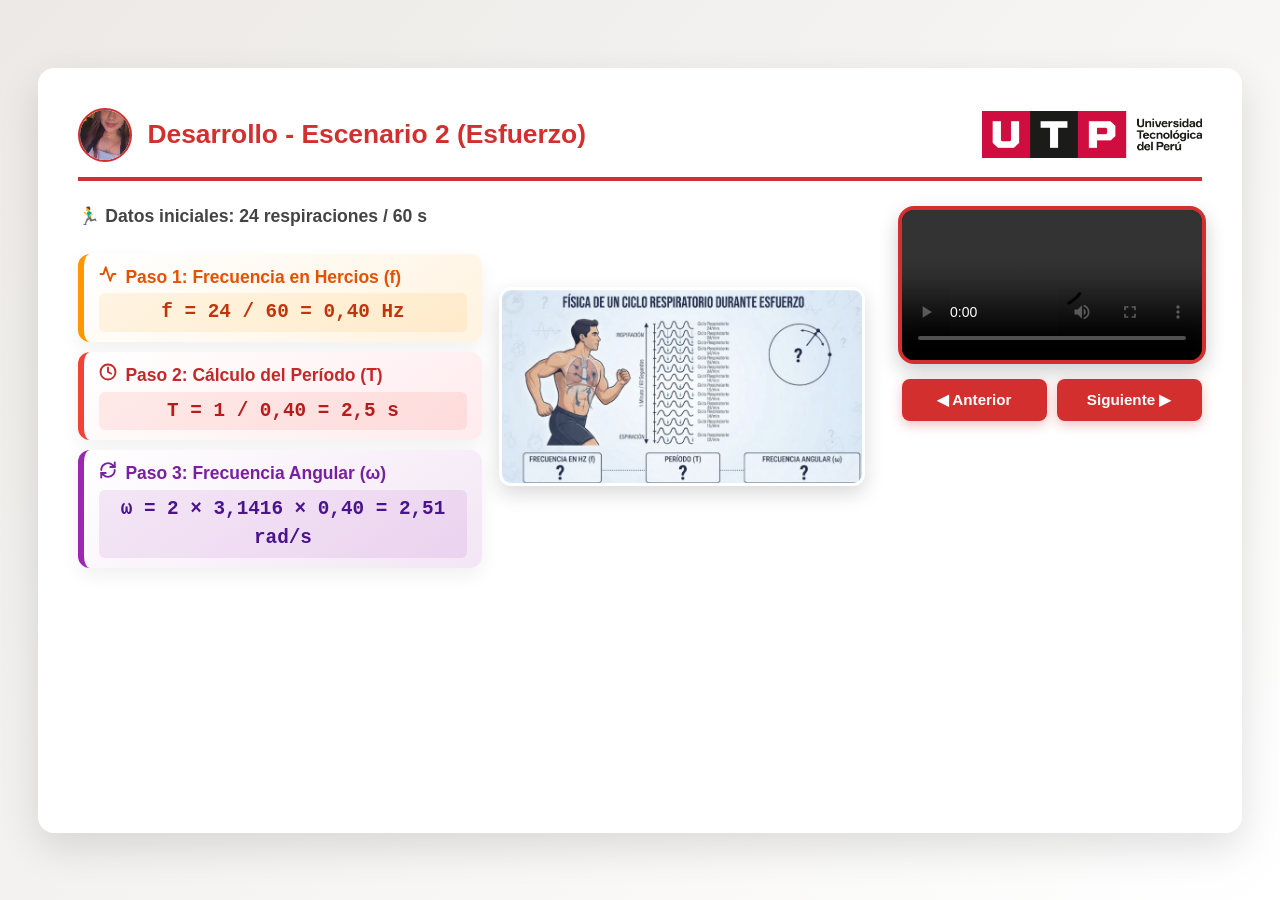
<file: 06_noemi.html>
<!DOCTYPE html>
<html lang="es">
<head>
    <meta charset="UTF-8">
    <meta name="viewport" content="width=device-width, initial-scale=1.0">
    <title>Presentación 6 - Noemi</title>
    <link rel="stylesheet" href="styles.css">
    <style>
        @media (min-width: 901px) {
            .pc-row { flex-direction: row !important; }
        }

        /* --- ANIMACIONES PERSONALIZADAS --- */
        @keyframes tarjetaEntrada {
            0% { opacity: 0; transform: translateY(25px); }
            100% { opacity: 1; transform: translateY(0); }
        }

        @keyframes latidoEsfuerzo {
            0% { transform: scale(1); }
            50% { transform: scale(1.1); filter: drop-shadow(0 0 6px rgba(255, 152, 0, 0.5)); }
            100% { transform: scale(1); }
        }

        /* Cascada de entrada para los elementos */
        .paso-animado-1 { animation: tarjetaEntrada 0.6s ease forwards 0.2s; opacity: 0; }
        .paso-animado-2 { animation: tarjetaEntrada 0.6s ease forwards 0.4s; opacity: 0; }
        .paso-animado-3 { animation: tarjetaEntrada 0.6s ease forwards 0.6s; opacity: 0; }
        .imagen-animada { animation: tarjetaEntrada 0.8s cubic-bezier(0.25, 0.8, 0.25, 1) forwards 0.5s; opacity: 0; }

        /* Icono con animación activa para esfuerzo */
        .vector-icono {
            display: inline-block;
            animation: latidoEsfuerzo 1.8s ease-in-out infinite;
            vertical-align: middle;
        }

        /* Efecto hover interactivo en las tarjetas */
        .tarjeta-texto {
            transition: all 0.3s cubic-bezier(0.25, 0.8, 0.25, 1);
        }
        .tarjeta-texto:hover {
            transform: translateX(8px);
            box-shadow: 0 10px 25px rgba(0,0,0,0.1);
        }
    </style>
</head>
<body>
    <div class="diapositiva">
        <!-- Encabezado -->
        <div style="display: flex; justify-content: space-between; align-items: center; border-bottom: 4px solid #d32f2f; padding-bottom: 15px; margin-bottom: 25px; flex-wrap: wrap; gap: 15px;">
            <h1 style="margin: 0; border: none; padding: 0; display: flex; align-items: center; gap: 15px; font-size: 1.65em; color: #d32f2f;">
                <img src="img/noemi.jpg" alt="Noemi" class="avatar-titulo">
                Desarrollo - Escenario 2 (Esfuerzo)
            </h1>
            <img src="img/logo-01.png" alt="Logo UTP" style="height: 48px; object-fit: contain;">
        </div>
        
        <!-- Contenedor Principal Maestro -->
        <div class="layout-pc-maestro">
            <div class="columna-contenido-principal pc-row" style="display: flex; flex-direction: column; gap: 20px; align-items: center;">
                
                <!-- Columna de Cálculos con Animación en Cascada -->
                <div style="flex: 1; width: 100%; display: flex; flex-direction: column; gap: 10px;">
                    <h3 style="color: #444; margin-top: 0; font-size: 1.1em;">🏃‍♂️ Datos iniciales: 24 respiraciones / 60 s</h3>
                    
                    <!-- Paso 1 -->
                    <div class="tarjeta-texto paso-animado-1" style="border-left-color: #ff9800; background: linear-gradient(145deg, #ffffff, #fff3e0); padding: 10px 15px;">
                        <h4 style="margin: 0 0 3px 0; color: #e65100; font-size: 0.95em; display: flex; align-items: center; gap: 8px;">
                            <span class="vector-icono">
                                <svg width="18" height="18" viewBox="0 0 24 24" fill="none" stroke="#e65100" stroke-width="2.5" stroke-linecap="round" stroke-linejoin="round"><polyline points="22 12 18 12 15 21 9 3 6 12 2 12"></polyline></svg>
                            </span>
                            Paso 1: Frecuencia en Hercios (f)
                        </h4>
                        <div style="font-size: 1.05em; font-family: 'Courier New', Courier, monospace; background: rgba(255,152,0,0.1); padding: 5px; border-radius: 6px; text-align: center; color: #bf360c; font-weight: bold;">
                            f = 24 / 60 = 0,40 Hz
                        </div>
                    </div>

                    <!-- Paso 2 -->
                    <div class="tarjeta-texto paso-animado-2" style="border-left-color: #f44336; background: linear-gradient(145deg, #ffffff, #ffebee); padding: 10px 15px;">
                        <h4 style="margin: 0 0 3px 0; color: #c62828; font-size: 0.95em; display: flex; align-items: center; gap: 8px;">
                            <span class="vector-icono">
                                <svg width="18" height="18" viewBox="0 0 24 24" fill="none" stroke="#c62828" stroke-width="2.5" stroke-linecap="round" stroke-linejoin="round"><circle cx="12" cy="12" r="10"></circle><polyline points="12 6 12 12 16 14"></polyline></svg>
                            </span>
                            Paso 2: Cálculo del Período (T)
                        </h4>
                        <div style="font-size: 1.05em; font-family: 'Courier New', Courier, monospace; background: rgba(244,67,54,0.1); padding: 5px; border-radius: 6px; text-align: center; color: #b71c1c; font-weight: bold;">
                            T = 1 / 0,40 = 2,5 s
                        </div>
                    </div>

                    <!-- Paso 3 -->
                    <div class="tarjeta-texto paso-animado-3" style="border-left-color: #9c27b0; background: linear-gradient(145deg, #ffffff, #f3e5f5); padding: 10px 15px;">
                        <h4 style="margin: 0 0 3px 0; color: #7b1fa2; font-size: 0.95em; display: flex; align-items: center; gap: 8px;">
                            <span class="vector-icono">
                                <svg width="18" height="18" viewBox="0 0 24 24" fill="none" stroke="#7b1fa2" stroke-width="2.5" stroke-linecap="round" stroke-linejoin="round"><path d="M21 2v6h-6"></path><path d="M3 12a9 9 0 0 1 15-6.7L21 8"></path><path d="M3 22v-6h6"></path><path d="M21 12a9 9 0 0 1-15 6.7L3 16"></path></svg>
                            </span>
                            Paso 3: Frecuencia Angular (&omega;)
                        </h4>
                        <div style="font-size: 1.05em; font-family: 'Courier New', Courier, monospace; background: rgba(156,39,176,0.1); padding: 5px; border-radius: 6px; text-align: center; color: #4a148c; font-weight: bold;">
                            &omega; = 2 &times; 3,1416 &times; 0,40 = 2,51 rad/s
                        </div>
                    </div>
                </div>

                <!-- Gráfico lateral con animación -->
                <div class="imagen-animada" style="width: 100%; max-width: 360px; display: flex; align-items: center; justify-content: center;">
                    <img src="img/grafico_esfuerzo.jpg" alt="Física de un ciclo respiratorio durante esfuerzo" style="width: 100%; border-radius: 12px; box-shadow: 0 8px 20px rgba(0,0,0,0.15); border: 3px solid white; object-fit: contain; background: #fff;">
                </div>
            </div>

            <!-- Columna Derecha: Video y Navegación lateral -->
            <div class="columna-video-lateral">
                <video id="videoExpositor" class="video-expositor" autoplay controls>
                    <source src="videos/06_noemi.mp4" type="video/mp4">
                </video>
                <div class="contenedor-botones">
                    <a href="05_marienela.html" class="nav-btn">◀ Anterior</a>
                    <a href="07_Cinthia.html" class="nav-btn">Siguiente ▶</a>
                </div>
            </div>
        </div>
    </div>

    <script>
        document.addEventListener("DOMContentLoaded", function() {
            var video = document.getElementById("videoExpositor");
            video.volume = 1.0;
            video.addEventListener("ended", function() {
                window.location.href = "07_Cinthia.html";
            });
        });
    </script>
</body>
</html>
</file>
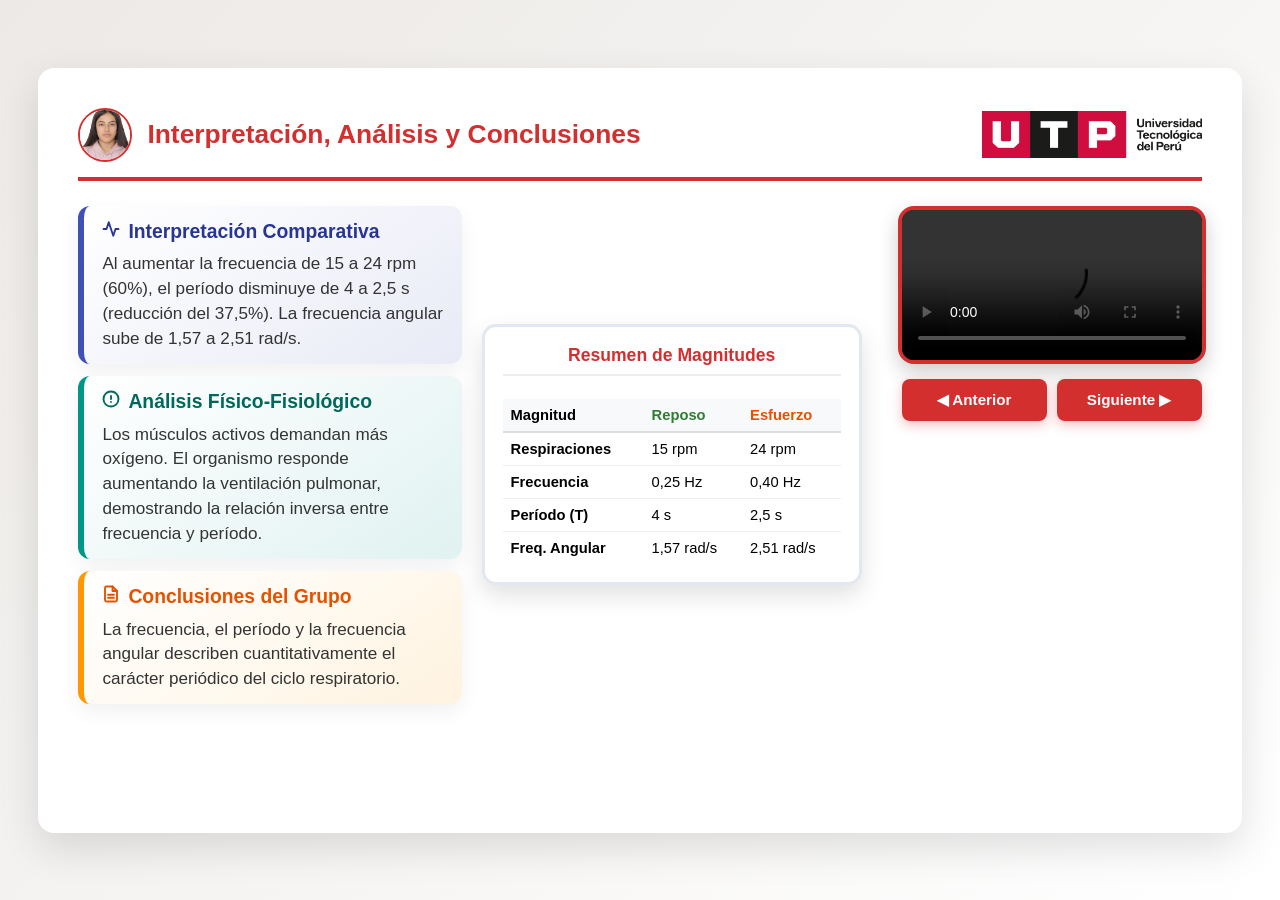
<file: 07_Cinthia.html>
<!DOCTYPE html>
<html lang="es">
<head>
    <meta charset="UTF-8">
    <meta name="viewport" content="width=device-width, initial-scale=1.0">
    <title>Presentación 7 - Cinthia</title>
    <link rel="stylesheet" href="styles.css">
    <style>
        @media (min-width: 901px) {
            .pc-row { flex-direction: row !important; }
        }

        /* --- ANIMACIONES PERSONALIZADAS EN CASCADA --- */
        @keyframes tarjetaEntrada {
            0% { opacity: 0; transform: translateY(25px); }
            100% { opacity: 1; transform: translateY(0); }
        }

        @keyframes pulsoLento {
            0% { transform: scale(1); }
            50% { transform: scale(1.08); filter: drop-shadow(0 0 5px rgba(63, 81, 181, 0.4)); }
            100% { transform: scale(1); }
        }

        .tarjeta-animada-1 { animation: tarjetaEntrada 0.6s ease forwards 0.2s; opacity: 0; }
        .tarjeta-animada-2 { animation: tarjetaEntrada 0.6s ease forwards 0.4s; opacity: 0; }
        .tarjeta-animada-3 { animation: tarjetaEntrada 0.6s ease forwards 0.6s; opacity: 0; }
        .tabla-animada { animation: tarjetaEntrada 0.8s cubic-bezier(0.25, 0.8, 0.25, 1) forwards 0.5s; opacity: 0; }

        .vector-icono {
            display: inline-block;
            animation: pulsoLento 2.5s ease-in-out infinite;
            vertical-align: middle;
        }

        /* Efecto hover interactivo en las tarjetas */
        .tarjeta-texto {
            transition: all 0.3s cubic-bezier(0.25, 0.8, 0.25, 1);
        }
        .tarjeta-texto:hover {
            transform: translateX(8px);
            box-shadow: 0 10px 25px rgba(0,0,0,0.1);
        }

        /* Efecto hover sutil para las filas de la tabla comparativa */
        .tabla-comparativa tr:hover {
            background-color: #f1f5f9;
        }
    </style>
</head>
<body>
    <div class="diapositiva">
        <!-- Encabezado -->
        <div style="display: flex; justify-content: space-between; align-items: center; border-bottom: 4px solid #d32f2f; padding-bottom: 15px; margin-bottom: 25px; flex-wrap: wrap; gap: 15px;">
            <h1 style="margin: 0; border: none; padding: 0; display: flex; align-items: center; gap: 15px; font-size: 1.65em; color: #d32f2f;">
                <img src="img/cinthia.jpg" alt="Cinthia" class="avatar-titulo">
                Interpretación, Análisis y Conclusiones
            </h1>
            <img src="img/logo-01.png" alt="Logo UTP" style="height: 48px; object-fit: contain;">
        </div>
        
        <!-- Contenedor Principal Maestro -->
        <div class="layout-pc-maestro">
            <div class="columna-contenido-principal pc-row" style="display: flex; flex-direction: column; gap: 20px; align-items: center;">
                
                <!-- Columna Izquierda: Tarjetas explicativas con animación -->
                <div style="flex: 1; width: 100%; display: flex; flex-direction: column; gap: 12px;">
                    
                    <!-- Tarjeta 1 -->
                    <div class="tarjeta-texto tarjeta-animada-1" style="border-left-color: #3f51b5; background: linear-gradient(145deg, #ffffff, #e8eaf6); padding: 12px 18px;">
                        <h4 style="margin: 0 0 6px 0; color: #283593; font-size: 1.05em; display: flex; align-items: center; gap: 8px;">
                            <span class="vector-icono">
                                <svg width="18" height="18" viewBox="0 0 24 24" fill="none" stroke="#283593" stroke-width="2.5" stroke-linecap="round" stroke-linejoin="round"><polyline points="22 12 18 12 15 21 9 3 6 12 2 12"></polyline></svg>
                            </span>
                            Interpretación Comparativa
                        </h4>
                        <p style="margin: 0; font-size: 0.93em; color: #333; line-height: 1.45;">
                            Al aumentar la frecuencia de 15 a 24 rpm (60%), el período disminuye de 4 a 2,5 s (reducción del 37,5%). La frecuencia angular sube de 1,57 a 2,51 rad/s.
                        </p>
                    </div>

                    <!-- Tarjeta 2 -->
                    <div class="tarjeta-texto tarjeta-animada-2" style="border-left-color: #009688; background: linear-gradient(145deg, #ffffff, #e0f2f1); padding: 12px 18px;">
                        <h4 style="margin: 0 0 6px 0; color: #00695c; font-size: 1.05em; display: flex; align-items: center; gap: 8px;">
                            <span class="vector-icono">
                                <svg width="18" height="18" viewBox="0 0 24 24" fill="none" stroke="#00695c" stroke-width="2.5" stroke-linecap="round" stroke-linejoin="round"><circle cx="12" cy="12" r="10"></circle><line x1="12" y1="8" x2="12" y2="12"></line><line x1="12" y1="16" x2="12.01" y2="16"></line></svg>
                            </span>
                            Análisis Físico-Fisiológico
                        </h4>
                        <p style="margin: 0; font-size: 0.93em; color: #333; line-height: 1.45;">
                            Los músculos activos demandan más oxígeno. El organismo responde aumentando la ventilación pulmonar, demostrando la relación inversa entre frecuencia y período.
                        </p>
                    </div>

                    <!-- Tarjeta 3 -->
                    <div class="tarjeta-texto tarjeta-animada-3" style="border-left-color: #ff9800; background: linear-gradient(145deg, #ffffff, #fff3e0); padding: 12px 18px;">
                        <h4 style="margin: 0 0 6px 0; color: #e65100; font-size: 1.05em; display: flex; align-items: center; gap: 8px;">
                            <span class="vector-icono">
                                <svg width="18" height="18" viewBox="0 0 24 24" fill="none" stroke="#e65100" stroke-width="2.5" stroke-linecap="round" stroke-linejoin="round"><path d="M14 2H6a2 2 0 0 0-2 2v16a2 2 0 0 0 2 2h12a2 2 0 0 0 2-2V8z"></path><polyline points="14 2 14 8 20 8"></polyline><line x1="16" y1="13" x2="8" y2="13"></line><line x1="16" y1="17" x2="8" y2="17"></line></svg>
                            </span>
                            Conclusiones del Grupo
                        </h4>
                        <p style="margin: 0; font-size: 0.93em; color: #333; line-height: 1.45;">
                            La frecuencia, el período y la frecuencia angular describen cuantitativamente el carácter periódico del ciclo respiratorio.
                        </p>
                    </div>
                </div>

                <!-- Columna Derecha: Tabla Resumen con Animación -->
                <div class="tabla-animada" style="width: 100%; max-width: 380px; display: flex; flex-direction: column; justify-content: center;">
                    <div style="background: white; border-radius: 14px; padding: 18px; box-shadow: 0 10px 25px rgba(0,0,0,0.12); border: 3px solid #e2e8f0; width: 100%; box-sizing: border-box;">
                        <h4 style="margin-top: 0; color: #d32f2f; text-align: center; font-size: 1.1em; border-bottom: 2px solid #eee; padding-bottom: 8px;">Resumen de Magnitudes</h4>
                        <table class="tabla-comparativa" style="width: 100%; font-size: 0.92em; border-collapse: collapse; text-align: left;">
                            <tr style="border-bottom: 2px solid #ddd; background: #f8f9fa;">
                                <th style="padding: 8px;">Magnitud</th>
                                <th style="padding: 8px; color: #2e7d32;">Reposo</th>
                                <th style="padding: 8px; color: #e65100;">Esfuerzo</th>
                            </tr>
                            <tr style="border-bottom: 1px solid #eee; transition: background 0.2s;">
                                <td style="padding: 8px;"><strong>Respiraciones</strong></td>
                                <td style="padding: 8px;">15 rpm</td>
                                <td style="padding: 8px;">24 rpm</td>
                            </tr>
                            <tr style="border-bottom: 1px solid #eee; transition: background 0.2s;">
                                <td style="padding: 8px;"><strong>Frecuencia</strong></td>
                                <td style="padding: 8px;">0,25 Hz</td>
                                <td style="padding: 8px;">0,40 Hz</td>
                            </tr>
                            <tr style="border-bottom: 1px solid #eee; transition: background 0.2s;">
                                <td style="padding: 8px;"><strong>Período (T)</strong></td>
                                <td style="padding: 8px;">4 s</td>
                                <td style="padding: 8px;">2,5 s</td>
                            </tr>
                            <tr style="transition: background 0.2s;">
                                <td style="padding: 8px;"><strong>Freq. Angular</strong></td>
                                <td style="padding: 8px;">1,57 rad/s</td>
                                <td style="padding: 8px;">2,51 rad/s</td>
                            </tr>
                        </table>
                    </div>
                </div>

            </div>

            <!-- Columna Derecha: Video y Navegación lateral -->
            <div class="columna-video-lateral">
                <video id="videoExpositor" class="video-expositor" autoplay controls>
                    <source src="videos/07_cinthia.mp4" type="video/mp4">
                </video>
                <div class="contenedor-botones">
                    <a href="06_noemi.html" class="nav-btn">◀ Anterior</a>
                    <a href="08_hans.html" class="nav-btn">Siguiente ▶</a>
                </div>
            </div>
        </div>
    </div>

    <script>
        document.addEventListener("DOMContentLoaded", function() {
            var video = document.getElementById("videoExpositor");
            video.volume = 0.4;
            video.addEventListener("ended", function() {
                window.location.href = "08_hans.html";
            });
        });
    </script>
</body>
</html>
</file>
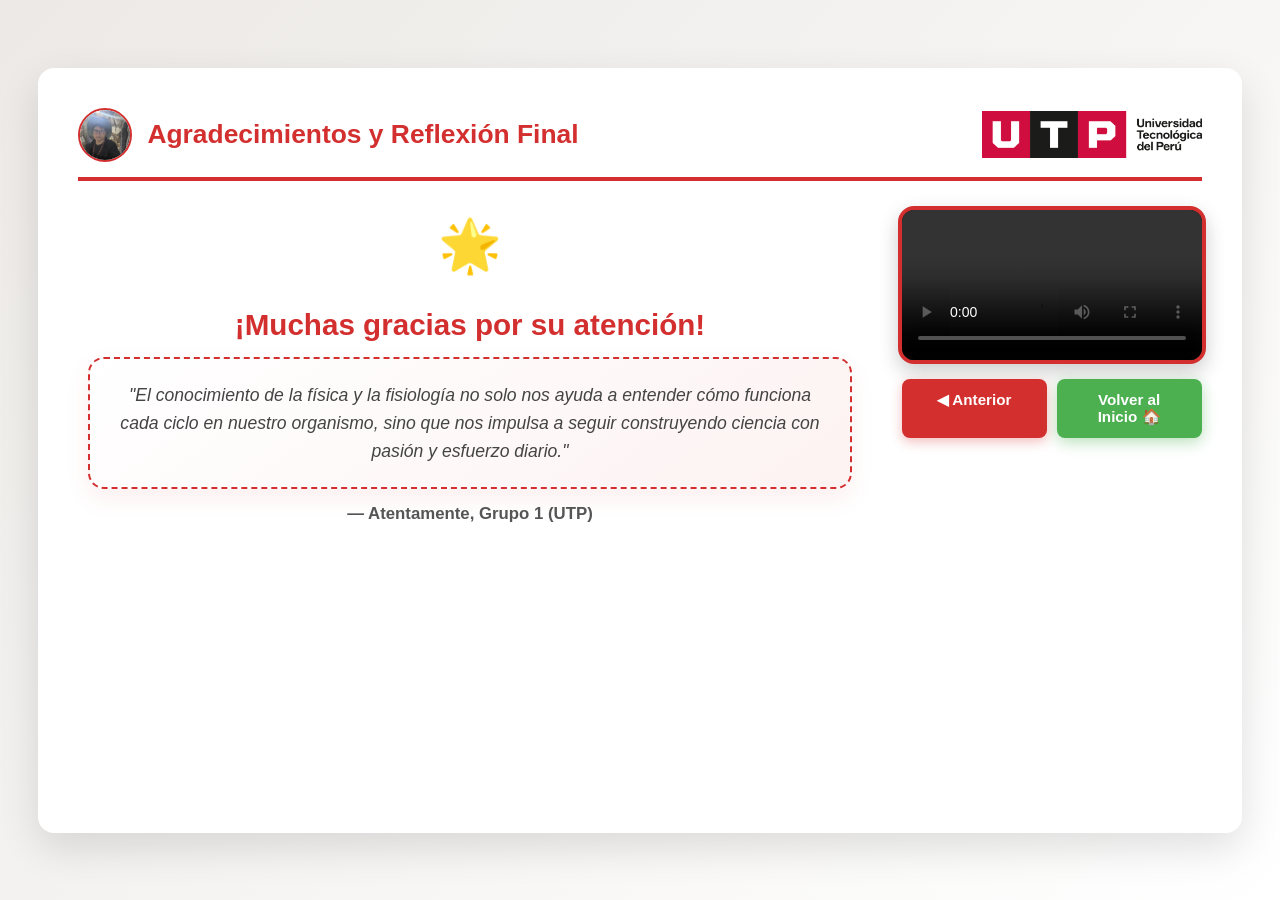
<file: 08_hans.html>
<!DOCTYPE html>
<html lang="es">
<head>
    <meta charset="UTF-8">
    <meta name="viewport" content="width=device-width, initial-scale=1.0">
    <title>Presentación 8 - Cierre y Agradecimientos</title>
    <!-- Conexión al archivo principal de animaciones y estilos -->
    <link rel="stylesheet" href="styles.css">
    <style>
        /* --- ANIMACIONES PERSONALIZADAS DE CIERRE --- */
        @keyframes elementoEntrada {
            0% { opacity: 0; transform: translateY(25px); scale(0.95); }
            100% { opacity: 1; transform: translateY(0); scale(1); }
        }

        @keyframes flotarEstrella {
            0% { transform: translateY(0px) rotate(0deg); filter: drop-shadow(0 0 5px rgba(255, 193, 7, 0.4)); }
            50% { transform: translateY(-8px) rotate(8deg); filter: drop-shadow(0 0 12px rgba(255, 193, 7, 0.8)); }
            100% { transform: translateY(0px) rotate(0deg); filter: drop-shadow(0 0 5px rgba(255, 193, 7, 0.4)); }
        }

        .cierre-animado-1 { animation: elementoEntrada 0.6s ease forwards 0.2s; opacity: 0; }
        .cierre-animado-2 { animation: elementoEntrada 0.6s ease forwards 0.4s; opacity: 0; }
        .cierre-animado-3 { animation: elementoEntrada 0.6s ease forwards 0.6s; opacity: 0; }
        .cierre-animado-4 { animation: elementoEntrada 0.6s ease forwards 0.8s; opacity: 0; }

        .estrella-flotante {
            display: inline-block;
            animation: flotarEstrella 3s ease-in-out infinite;
        }

        /* Efecto hover interactivo en la tarjeta de reflexión */
        .tarjeta-reflexion {
            transition: all 0.3s cubic-bezier(0.25, 0.8, 0.25, 1);
        }
        .tarjeta-reflexion:hover {
            transform: translateY(-5px);
            box-shadow: 0 15px 35px rgba(211, 47, 47, 0.15);
        }
    </style>
</head>
<body>
    <div class="diapositiva">
        
        <!-- Encabezado con el Logo de la UTP y la foto de Hans -->
        <div style="display: flex; justify-content: space-between; align-items: center; border-bottom: 4px solid #d32f2f; padding-bottom: 15px; margin-bottom: 25px; flex-wrap: wrap; gap: 15px;">
            <h1 style="margin: 0; border: none; padding: 0; display: flex; align-items: center; gap: 15px; font-size: 1.65em; color: #d32f2f;">
                <img src="img/hans.jpg" alt="Hans" class="avatar-titulo">
                Agradecimientos y Reflexión Final
            </h1>
            <!-- Logo de la UTP sin fondo ubicado en la esquina superior derecha -->
            <img src="img/logo-01.png" alt="Logo UTP" style="height: 48px; object-fit: contain;">
        </div>
        
        <!-- Layout Maestro de PC (Contenido izq / Video y botones der) -->
        <div class="layout-pc-maestro">
            
            <!-- Columna Izquierda: Contenido Central Inspirador -->
            <div class="columna-contenido-principal" style="text-align: center; justify-content: center; padding: 10px; display: flex; flex-direction: column; align-items: center;">
                
                <!-- Estrella animada -->
                <div class="cierre-animado-1" style="font-size: 3.2em; margin-bottom: 8px;">
                    <span class="estrella-flotante">🌟</span>
                </div>

                <!-- Título -->
                <h2 class="cierre-animado-2" style="color: #d32f2f; font-size: 1.85em; margin-bottom: 15px;">¡Muchas gracias por su atención!</h2>

                <!-- Tarjeta de reflexión con efecto hover -->
                <div class="tarjeta-reflexion cierre-animado-3" style="font-size: 1.1em; line-height: 1.6; color: #444; background: linear-gradient(145deg, #ffffff, #fdf2f2); padding: 22px; border-radius: 16px; border: 2px dashed #d32f2f; box-shadow: 0 10px 25px rgba(211, 47, 47, 0.08); width: 100%; box-sizing: border-box;">
                    <em>"El conocimiento de la física y la fisiología no solo nos ayuda a entender cómo funciona cada ciclo en nuestro organismo, sino que nos impulsa a seguir construyendo ciencia con pasión y esfuerzo diario."</em>
                </div>

                <!-- Firma del grupo -->
                <p class="cierre-animado-4" style="font-weight: bold; color: #555; font-size: 1.05em; margin-top: 15px;">— Atentamente, Grupo 1 (UTP)</p>
            </div>
            
            <!-- Columna Derecha: Video Lateral y Botones de Navegación -->
            <div class="columna-video-lateral">
                <video id="videoExpositor" class="video-expositor" autoplay controls>
                    <source src="videos/08_hans.mp4" type="video/mp4">
                </video>
                <div class="contenedor-botones">
                    <a href="07_Cinthia.html" class="nav-btn">◀ Anterior</a>
                    <a href="index.html" class="nav-btn" style="background-color: #4CAF50; box-shadow: 0 4px 15px rgba(76, 175, 80, 0.4);">Volver al Inicio 🏠</a>
                </div>
            </div>

        </div>
    </div>

    <script>
        document.addEventListener("DOMContentLoaded", function() {
            var video = document.getElementById("videoExpositor");
            
            // Forzar volumen al máximo (100%)
            video.volume = 1.0;

            // Al terminar el video de cierre, vuelve automáticamente al inicio
            video.addEventListener("ended", function() {
                window.location.href = "index.html";
            });
        });
    </script>
</body>
</html>
</file>
<file: styles.css>
/* --- ESTILOS GLOBALES Y FONDO ANIMADO --- */
body {
    margin: 0;
    font-family: 'Segoe UI', Tahoma, Geneva, Verdana, sans-serif;
    background: linear-gradient(135deg, #ece9e6 0%, #ffffff 100%);
    display: flex;
    justify-content: center;
    align-items: center;
    min-height: 100vh;
    overflow-y: auto;
}

h1 {
    color: #d32f2f;
    margin-bottom: 10px;
    animation: fadeInDown 1s ease forwards 0.3s;
    opacity: 0;
}

/* --- ESTILOS DEL INDEX (PORTADA) --- */
.portada {
    background: rgba(255, 255, 255, 0.95);
    backdrop-filter: blur(10px);
    width: 85%;
    max-width: 900px;
    padding: 50px;
    border-radius: 16px;
    box-shadow: 0 20px 40px rgba(0,0,0,0.08);
    text-align: center;
    animation: slideUpFade 1s cubic-bezier(0.25, 0.8, 0.25, 1) forwards;
    opacity: 0;
    transform: translateY(30px);
}
.portada h2 {
    color: #666;
    font-weight: 400;
    margin-bottom: 40px;
    animation: fadeInUp 1s ease forwards 0.5s;
    opacity: 0;
}
.menu-grid {
    display: grid;
    grid-template-columns: repeat(2, 1fr);
    gap: 15px;
    margin-bottom: 40px;
    animation: fadeIn 1s ease forwards 0.7s;
    opacity: 0;
}
.btn-diapositiva {
    background-color: #fff;
    border: 2px solid #d32f2f;
    color: #d32f2f;
    padding: 15px;
    text-decoration: none;
    font-weight: bold;
    border-radius: 8px;
    transition: all 0.3s cubic-bezier(0.25, 0.8, 0.25, 1);
}
.btn-diapositiva:hover {
    background-color: #d32f2f;
    color: white;
    transform: translateY(-4px) scale(1.02);
    box-shadow: 0 8px 20px rgba(211, 47, 47, 0.2);
}
.btn-iniciar {
    background-color: #d32f2f;
    color: white;
    padding: 18px 40px;
    text-decoration: none;
    font-size: 1.2em;
    font-weight: bold;
    border-radius: 30px;
    box-shadow: 0 4px 15px rgba(211, 47, 47, 0.4);
    display: inline-block;
    transition: all 0.3s ease;
    animation: fadeIn 1s forwards 1s, pulse 2s infinite 1.5s;
    opacity: 0;
}
.btn-iniciar:hover {
    background-color: #b71c1c;
    transform: scale(1.05);
}

/* --- ESTILOS DE LAS DIAPOSITIVAS (01 al 08) --- */
.diapositiva {
    background: white;
    width: 94%;
    max-width: 1300px;
    min-height: 85vh;
    padding: 40px;
    border-radius: 16px;
    box-shadow: 0 15px 40px rgba(0,0,0,0.12);
    position: relative;
    box-sizing: border-box;
    margin: 20px auto;
}
.diapositiva h1 {
    border-bottom: 4px solid #d32f2f;
    padding-bottom: 15px;
    margin-top: 0;
}
.layout-pc-maestro {
    display: flex;
    gap: 40px;
    align-items: flex-start;
    justify-content: space-between;
    margin-top: 15px;
}
.columna-contenido-principal {
    flex: 1;
    display: flex;
    flex-direction: column;
}
.columna-video-lateral {
    width: 300px;
    display: flex;
    flex-direction: column;
    align-items: center;
    gap: 15px;
    flex-shrink: 0;
}
.contenido {
    font-size: 1.25em;
    line-height: 1.6;
    margin-top: 30px;
    width: 60%;
}
.contenido h2, .contenido p {
    animation: fadeInUp 0.8s ease forwards 0.5s;
    opacity: 0;
    transform: translateY(15px);
}

/* --- LISTAS ESTILO TARJETAS CON ENTRADA EN CASCADA --- */
.contenido ul {
    list-style-type: none;
    padding-left: 0;
    margin-top: 20px;
}
.contenido li {
    background: #f8f9fa;
    margin-bottom: 12px;
    padding: 12px 20px;
    border-left: 5px solid #d32f2f;
    border-radius: 6px;
    font-size: 0.95em;
    color: #444;
    transform: translateX(-30px);
    opacity: 0;
    animation: slideInLeft 0.6s cubic-bezier(0.25, 0.8, 0.25, 1) forwards;
    transition: all 0.3s ease;
}
.contenido li:hover {
    transform: translateX(10px) !important;
    background: #fff;
    box-shadow: 0 5px 15px rgba(0,0,0,0.08);
    border-left: 5px solid #b71c1c;
}

/* Retrasos secuenciales para que las listas aparezcan una por una */
.contenido li:nth-child(1) { animation-delay: 0.7s; }
.contenido li:nth-child(2) { animation-delay: 0.9s; }
.contenido li:nth-child(3) { animation-delay: 1.1s; }
.contenido li:nth-child(4) { animation-delay: 1.3s; }
.contenido li:nth-child(5) { animation-delay: 1.5s; }
.contenido li:nth-child(6) { animation-delay: 1.7s; }
.contenido li:nth-child(7) { animation-delay: 1.9s; }

.contenedor-botones {
    display: flex;
    gap: 10px;
    width: 100%;
    justify-content: center;
}

/* --- VIDEO CON EFECTO DE FLOTACIÓN --- */
.video-expositor {
    width: 100%;
    max-height: 420px;
    border: 4px solid #d32f2f;
    border-radius: 16px;
    box-shadow: 0 8px 20px rgba(0,0,0,0.2);
    background-color: #000;
    object-fit: cover;
}
.video-expositor:hover {
    animation-play-state: paused;
    transform: scale(1.05) translateY(-5px) !important;
    box-shadow: 0 20px 40px rgba(211, 47, 47, 0.3);
}

/* --- BOTONES DE NAVEGACIÓN --- */
.nav-btn {
    background: #d32f2f;
    color: white;
    padding: 12px 20px;
    text-decoration: none;
    border-radius: 8px;
    font-weight: bold;
    font-size: 0.95em;
    text-align: center;
    box-shadow: 0 4px 12px rgba(211,47,47,0.3);
    transition: background 0.2s, transform 0.2s;
    flex: 1;
}
.nav-btn:hover {
    background: #b71c1c;
    transform: translateY(-2px);
}
.nav-btn-prev { left: 45px; }
.nav-btn-next { left: 45px; }
.nav-btn-prev:hover { background: #444; }

/* --- KEYFRAMES (MOTOR DE ANIMACIONES) --- */
@keyframes gradientBG {
    0% { background-position: 0% 50%; }
    50% { background-position: 100% 50%; }
    100% { background-position: 0% 50%; }
}
@keyframes float {
    0% { transform: translateY(0px); }
    50% { transform: translateY(-15px); }
    100% { transform: translateY(0px); }
}
@keyframes slideUpFade { to { opacity: 1; transform: translateY(0); } }
@keyframes slideInRight { to { opacity: 1; transform: translateX(0); } }
@keyframes slideInLeft { to { opacity: 1; transform: translateX(0); } }
@keyframes fadeIn { to { opacity: 1; } }
@keyframes fadeInUp { to { opacity: 1; transform: translateY(0); } }
@keyframes fadeInDown { to { opacity: 1; transform: translateY(0); } }
@keyframes popIn { to { opacity: 1; transform: scale(1); } }
@keyframes pulse {
    0% { transform: scale(1); }
    50% { transform: scale(1.03); }
    100% { transform: scale(1); }
}

/* --- ESTILOS PARA LAS FOTOS DE LOS INTEGRANTES (MODO CÍRCULO) --- */
.lista-integrantes {
    display: grid;
    grid-template-columns: repeat(2, 1fr); /* Divide la lista en 2 columnas */
    gap: 15px;
    margin-top: 15px;
}

.integrante-item {
    background: #f8f9fa;
    border-left: 5px solid #d32f2f;
    border-radius: 50px 10px 10px 50px; /* Redondea el lado izquierdo para la foto */
    display: flex;
    align-items: center;
    padding: 5px 15px 5px 5px;
    color: #444;
    font-size: 0.9em;
    font-weight: 500;
    box-shadow: 0 4px 10px rgba(0,0,0,0.05);
    opacity: 0;
    transform: translateX(-30px);
    animation: slideInLeft 0.6s cubic-bezier(0.25, 0.8, 0.25, 1) forwards;
    transition: all 0.3s ease;
}

.integrante-item:hover {
    transform: translateX(10px) !important;
    background: #fff;
    box-shadow: 0 8px 20px rgba(0,0,0,0.1);
    border-left: 5px solid #b71c1c;
}

.foto-perfil {
    width: 55px;
    height: 55px;
    border-radius: 50%; /* Esto hace que la foto sea un círculo perfecto */
    object-fit: cover; /* Evita que la foto se deforme */
    border: 2px solid #d32f2f;
    margin-right: 15px;
    background-color: #ddd; /* Color de fondo por si la foto tarda en cargar */
}

/* Animación en cascada para cada integrante */
.integrante-item:nth-child(1) { animation-delay: 0.7s; }
.integrante-item:nth-child(2) { animation-delay: 0.9s; }
.integrante-item:nth-child(3) { animation-delay: 1.1s; }
.integrante-item:nth-child(4) { animation-delay: 1.3s; }
.integrante-item:nth-child(5) { animation-delay: 1.5s; }
.integrante-item:nth-child(6) { animation-delay: 1.7s; }

/* --- DISEÑO DE DOS COLUMNAS PARA DIAPOSITIVAS DE CONTENIDO --- */
.layout-diapositiva {
    display: flex;
    justify-content: space-between;
    margin-top: 25px;
    height: calc(100% - 120px);
}

.columna-texto {
    width: 60%;
    display: flex;
    flex-direction: column;
    gap: 15px; /* Espacio entre tarjetas */
}

/* Estilo de tarjeta para cada punto de información */
.tarjeta-texto {
    background: linear-gradient(145deg, #ffffff, #f8f9fa);
    border-left: 6px solid #d32f2f;
    padding: 18px 25px;
    border-radius: 12px;
    box-shadow: 0 8px 20px rgba(0,0,0,0.06);
    font-size: 1.15em;
    color: #444;
    line-height: 1.5;
    opacity: 0;
    transform: translateX(-30px);
    animation: slideInLeft 0.6s cubic-bezier(0.25, 0.8, 0.25, 1) forwards;
    transition: all 0.3s ease;
}

.tarjeta-texto:hover {
    transform: translateX(10px) !important;
    box-shadow: 0 12px 25px rgba(211, 47, 47, 0.15);
    border-left: 6px solid #b71c1c;
}

/* Retrasos para que las tarjetas aparezcan en cascada */
.tarjeta-texto:nth-child(1) { animation-delay: 0.6s; }
.tarjeta-texto:nth-child(2) { animation-delay: 0.8s; }
.tarjeta-texto:nth-child(3) { animation-delay: 1.0s; }
.tarjeta-texto:nth-child(4) { animation-delay: 1.2s; }

.columna-visual {
    width: 35%;
    /* Deja espacio abajo para que no choque con el video flotante */
    padding-bottom: 220px; 
}

.imagen-tematica {
    width: 100%;
    border-radius: 16px;
    box-shadow: 0 15px 35px rgba(0,0,0,0.15);
    border: 4px solid white;
    object-fit: cover;
    opacity: 0;
    transform: translateX(30px);
    animation: fadeInRight 1s cubic-bezier(0.25, 0.8, 0.25, 1) forwards 0.8s;
}

/* Pequeña foto de perfil al lado del título */
.avatar-titulo {
    width: 50px;
    height: 50px;
    border-radius: 50%;
    object-fit: cover;
    border: 2px solid #d32f2f;
}

@keyframes fadeInRight {
    to { opacity: 1; transform: translateX(0); }
}

/* --- ESTILOS RESPONSIVOS PARA CELULARES Y TABLETS --- */
@media (max-width: 900px) {
    body {
        align-items: flex-start;
        padding: 10px;
    }
    .diapositiva {
        width: 100% !important;
        padding: 20px !important;
        min-height: auto;
    }
    .layout-pc-maestro {
        flex-direction: column !important;
        gap: 20px !important;
    }
    .columna-contenido-principal {
        flex-direction: column !important; /* Fuerza a que los cálculos y gráficos se apilen en celulares */
        gap: 15px !important;
        width: 100% !important;
    }
    .columna-contenido-principal > div {
        width: 100% !important; /* Asegura que las tarjetas y tablas ocupen el 100% en móvil */
    }
    .columna-video-lateral {
        width: 100% !important;
        order: 3; /* El video baja al final en celulares */
    }
    .video-expositor {
        max-width: 280px;
        margin: 0 auto;
    }
    .contenedor-botones {
        position: relative !important;
        bottom: auto !important;
        left: auto !important;
        margin-top: 10px;
    }
}

/* --- ANIMACIONES DE PULSO Y RESPIRACIÓN REALISTA --- */

/* Efecto de respiración pulmonar (expansión y contracción suave) */
@keyframes respiracionPulmonar {
    0% { transform: scale(1); filter: drop-shadow(0 0 4px rgba(3, 169, 244, 0.3)); }
    50% { transform: scale(1.12); filter: drop-shadow(0 0 12px rgba(3, 169, 244, 0.7)); }
    100% { transform: scale(1); filter: drop-shadow(0 0 4px rgba(3, 169, 244, 0.3)); }
}

/* Efecto de trote / esfuerzo activo */
@keyframes troteActivo {
    0% { transform: translateX(0px) rotate(0deg); }
    25% { transform: translateX(5px) rotate(-4deg); }
    50% { transform: translateX(0px) rotate(0deg); }
    75% { transform: translateX(-5px) rotate(4deg); }
    100% { transform: translateX(0px) rotate(0deg); }
}

/* Clases listas para usar en tus HTMLs */
.animacion-pulmon {
    display: inline-block;
    animation: respiracionPulmonar 3s ease-in-out infinite;
}

.animacion-corredor {
    display: inline-block;
    animation: troteActivo 0.6s ease-in-out infinite;
}



/* --- DISEÑO GENERATIVO DE PULMÓN ANIMADO --- */

/* Definimos la animación de respiración del círculo */
@keyframes respiracionAlveolo {
    0% {
        r: 30; /* Radio inicial pequeño */
        fill: #4fc3f7; /* Color cian claro (reposo) */
        filter: drop-shadow(0 0 5px rgba(79, 195, 247, 0.5));
    }
    50% {
        r: 55; /* Radio máximo (inspiración) */
        fill: #0277bd; /* Color azul intenso (oxigenación) */
        filter: drop-shadow(0 0 15px rgba(2, 119, 189, 0.9));
    }
    100% {
        r: 30; /* Radio final pequeño (espiración) */
        fill: #4fc3f7;
        filter: drop-shadow(0 0 5px rgba(79, 195, 247, 0.5));
    }
}

/* Definimos la animación de las ondas de aire */
@keyframes ondasAire {
    0% {
        stroke-dashoffset: 100;
        opacity: 0;
    }
    50% {
        stroke-dashoffset: 0;
        opacity: 1;
    }
    100% {
        stroke-dashoffset: -100;
        opacity: 0;
    }
}

/* Clase CSS para aplicar la animación al elemento gráfico */
.pulmon-animado {
    /* Aplicamos la animación, duración 4s, infinita, suave */
    animation: respiracionAlveolo 4s ease-in-out infinite;
    transform-origin: center; /* Importante para que escale desde el centro */
}

.onda-aire-animada {
    stroke: #d32f2f;
    stroke-width: 2;
    fill: none;
    /* Usamos stroke-dasharray y offset para animar la línea */
    stroke-dasharray: 50;
    stroke-dashoffset: 100;
    animation: ondasAire 4s linear infinite;
}
</file>
